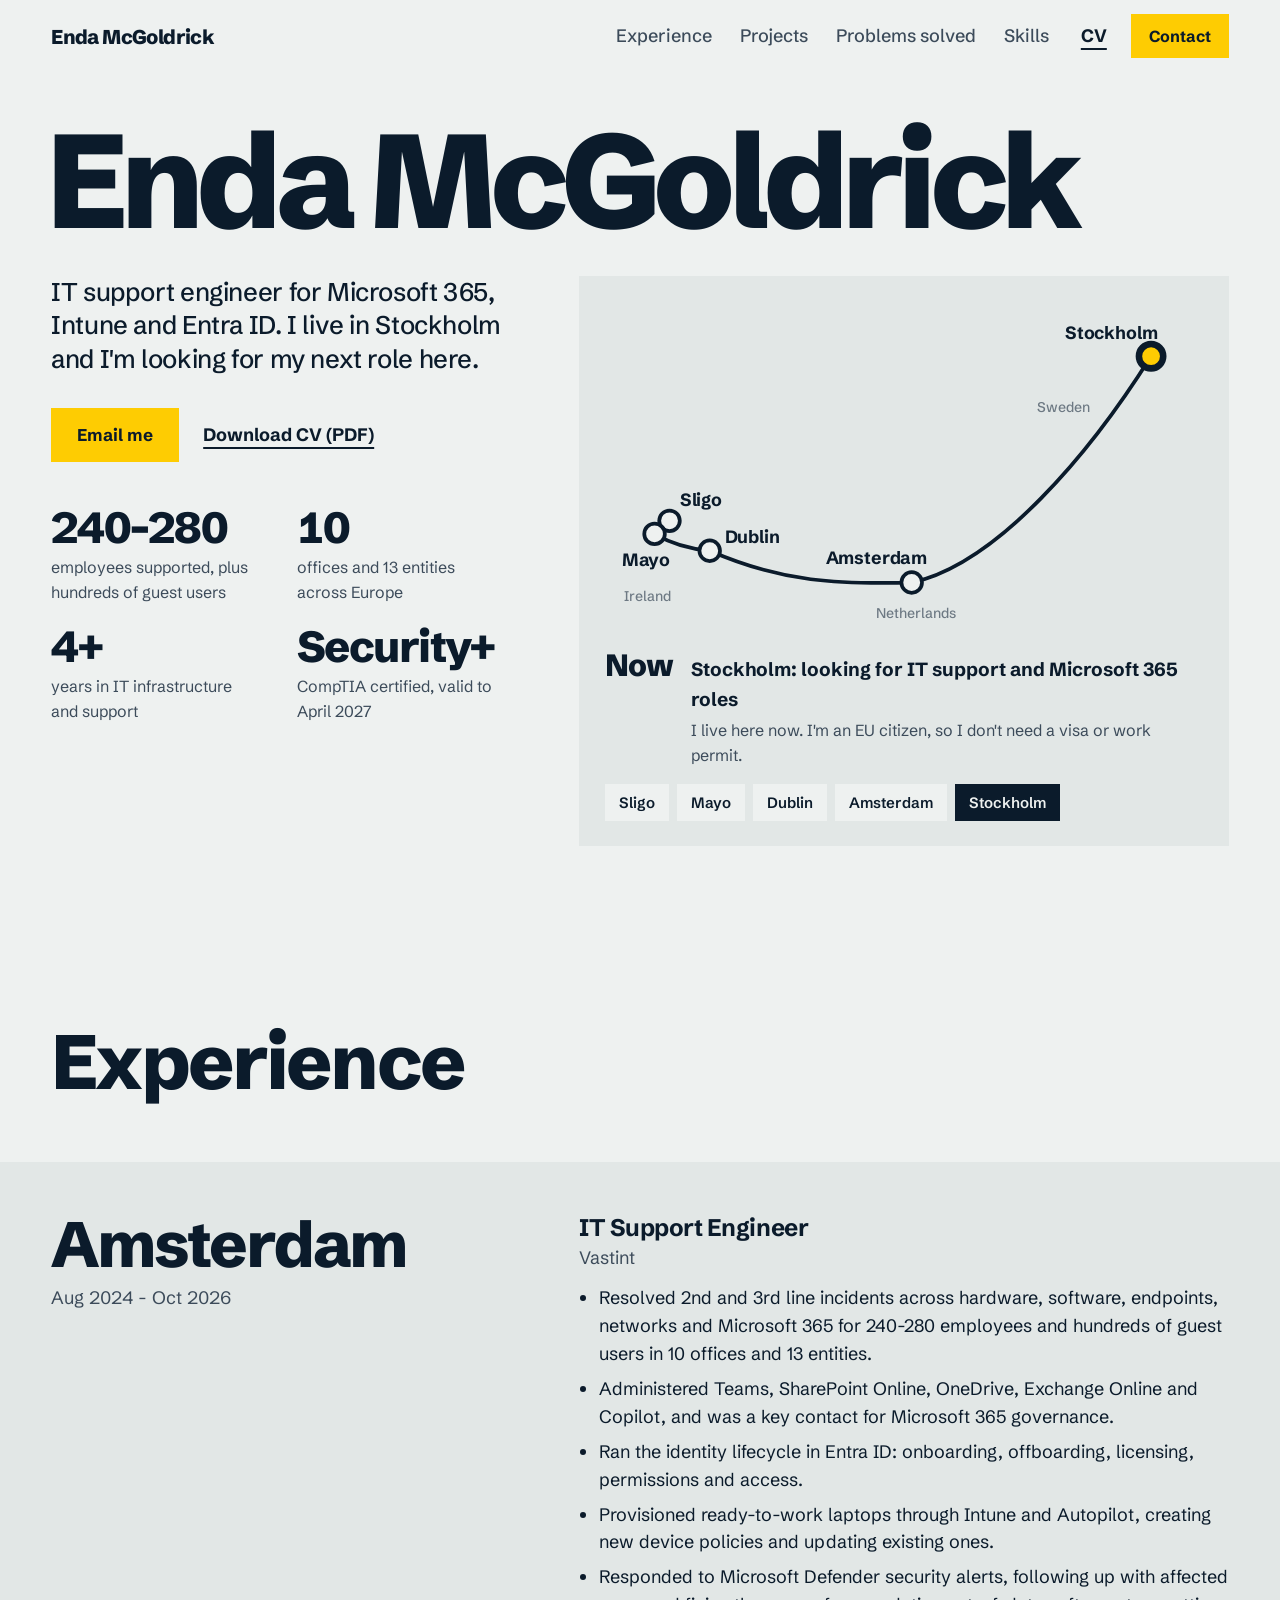
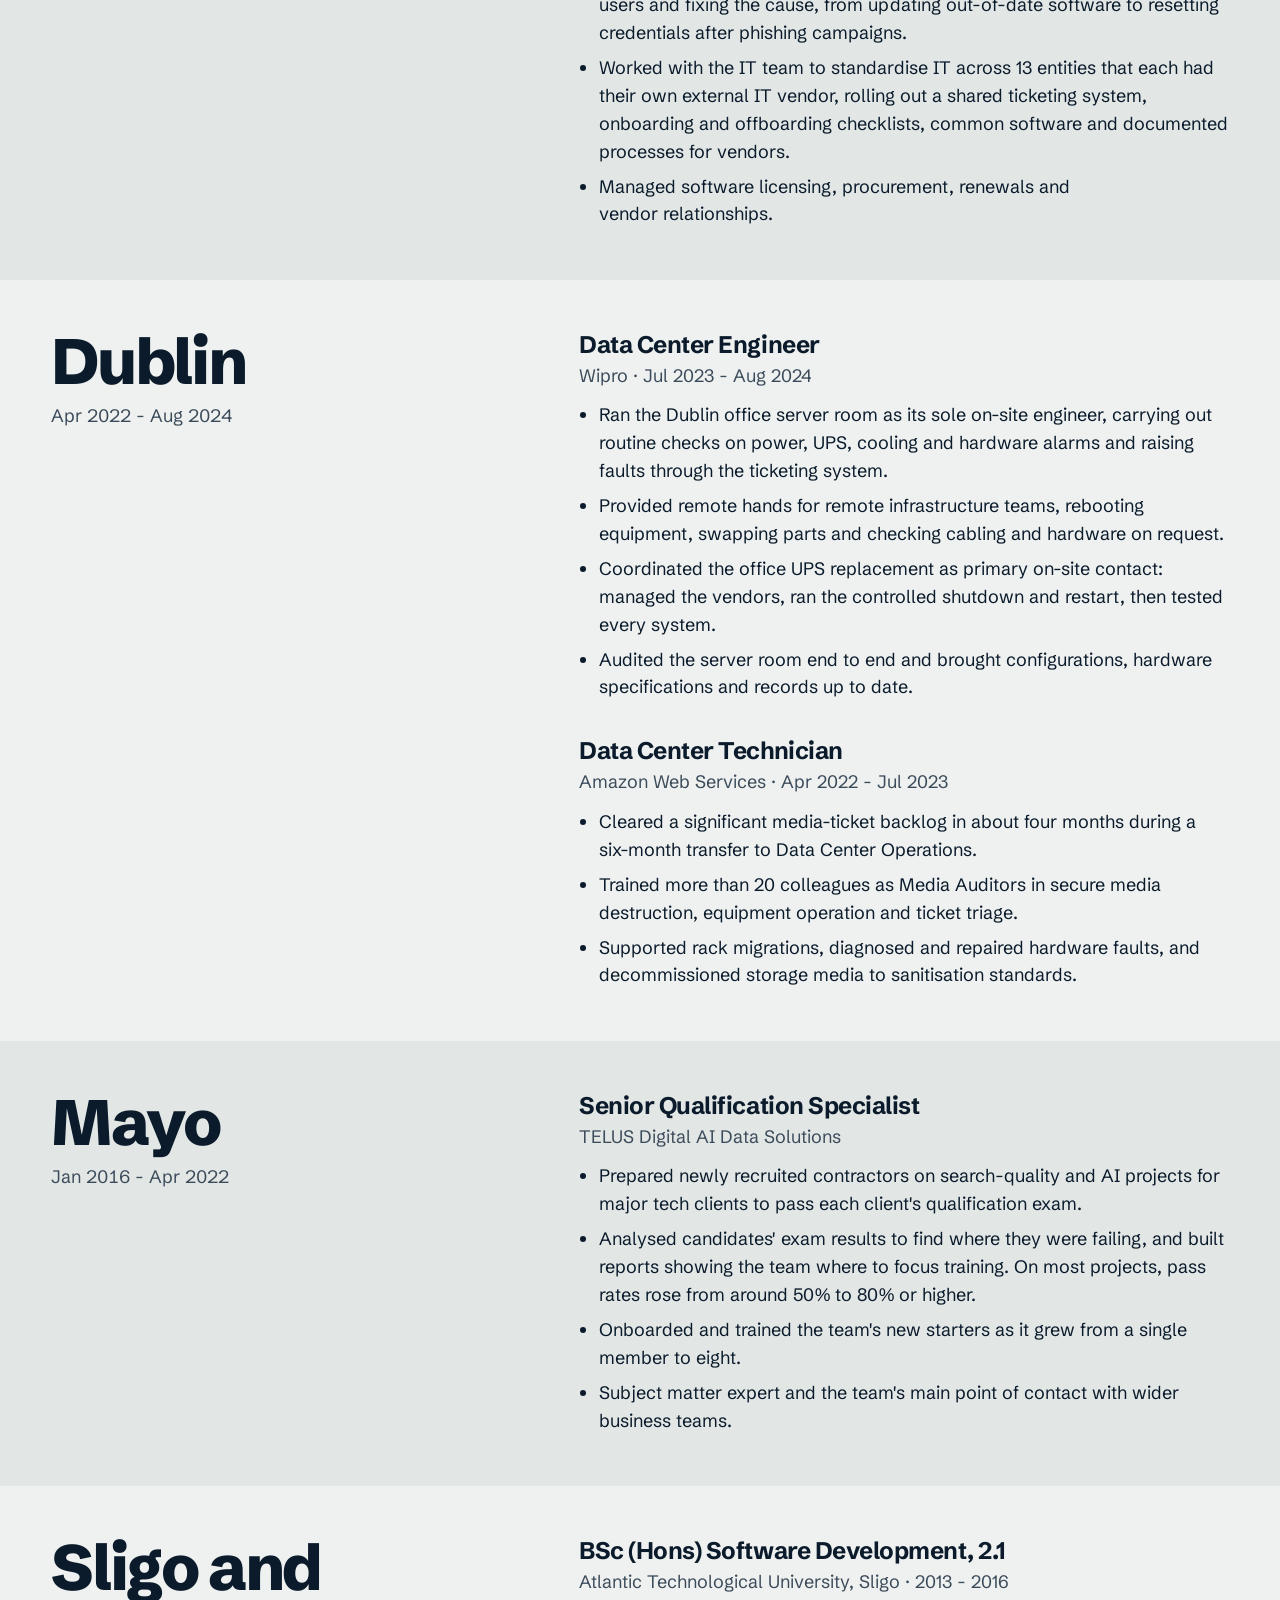
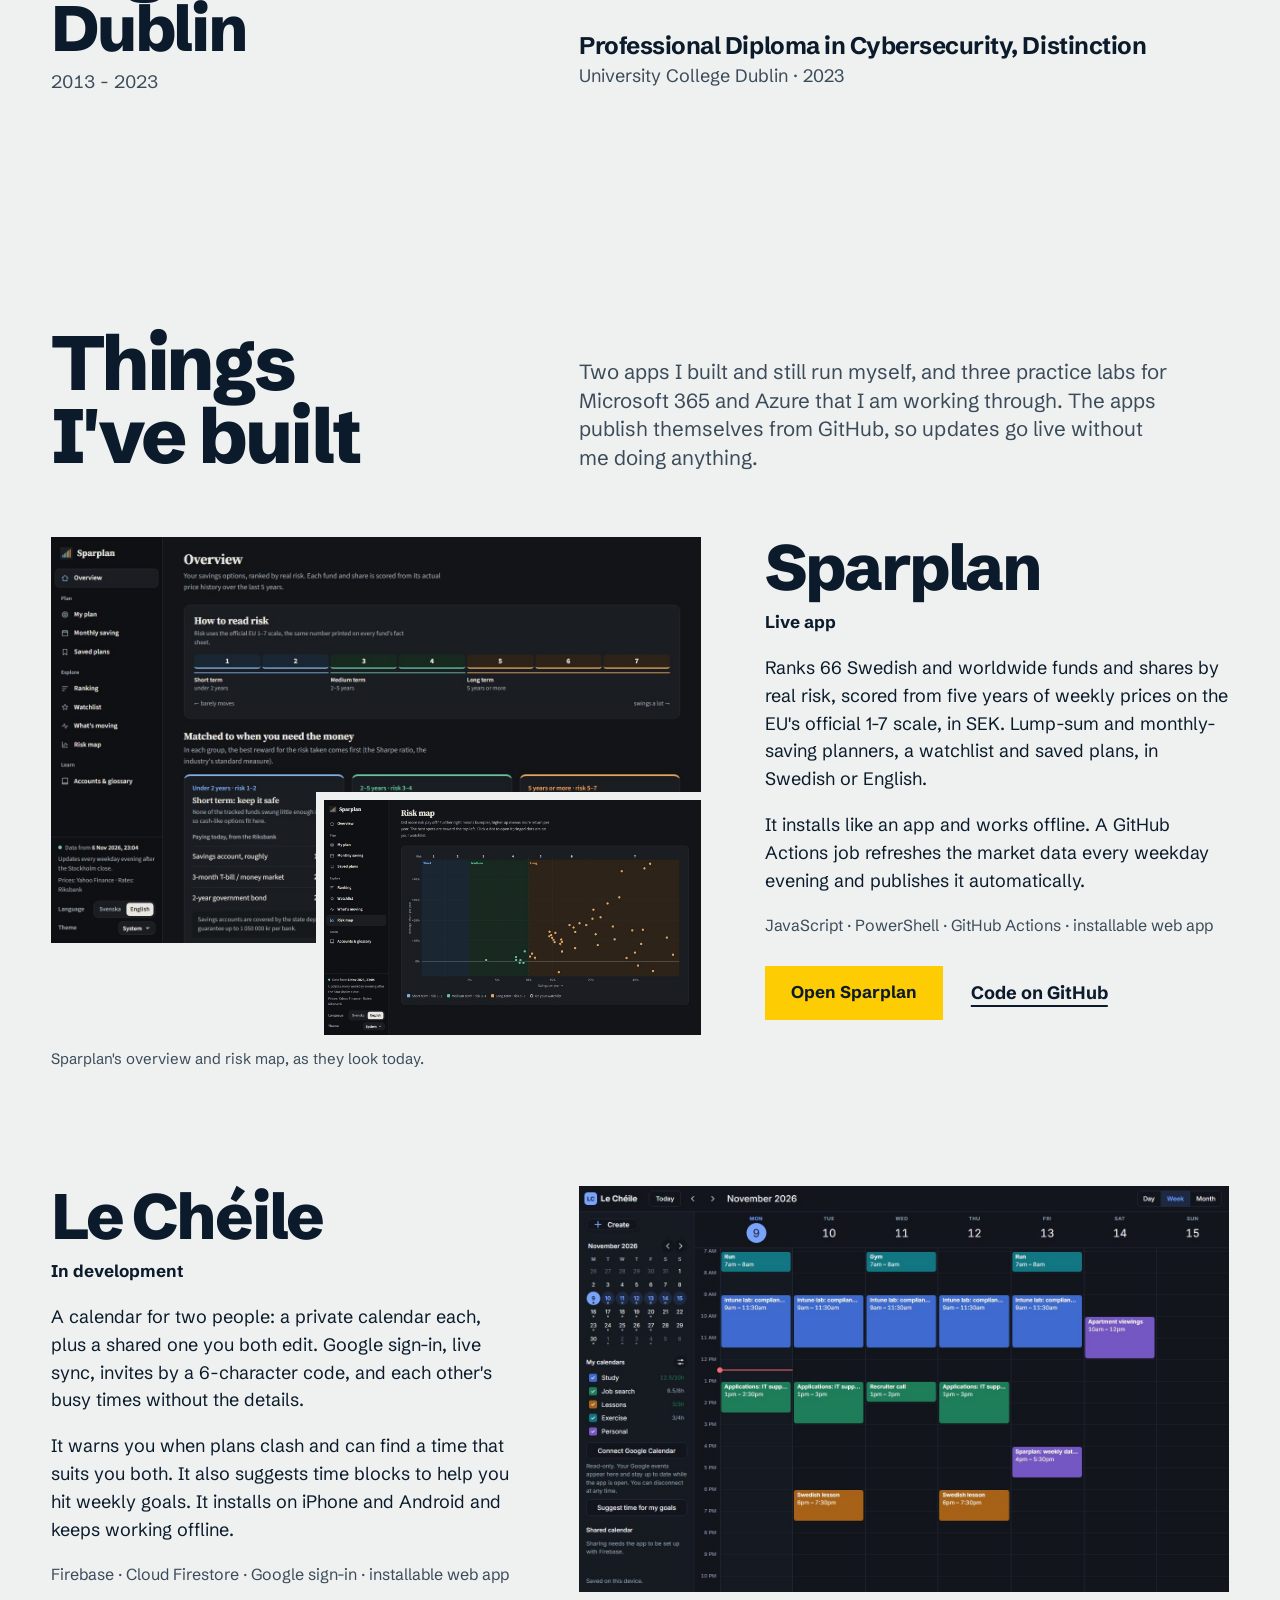
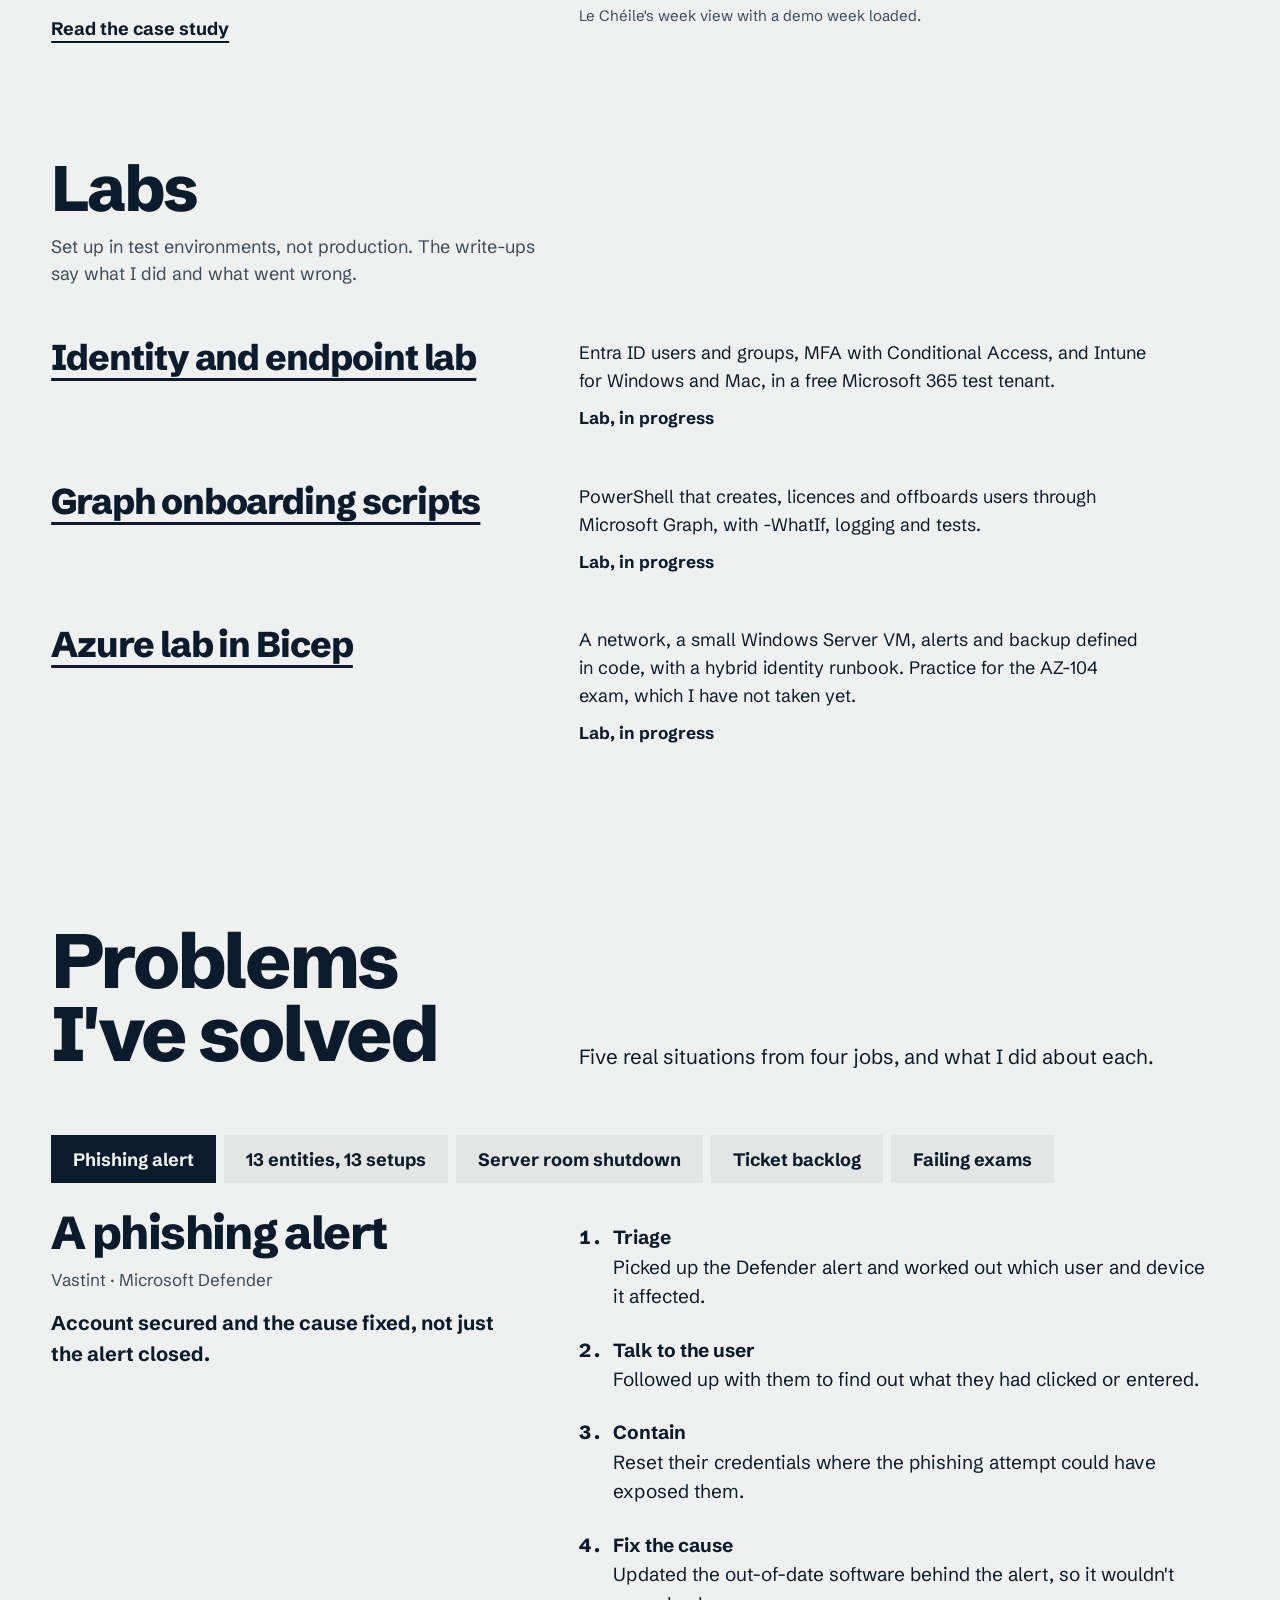
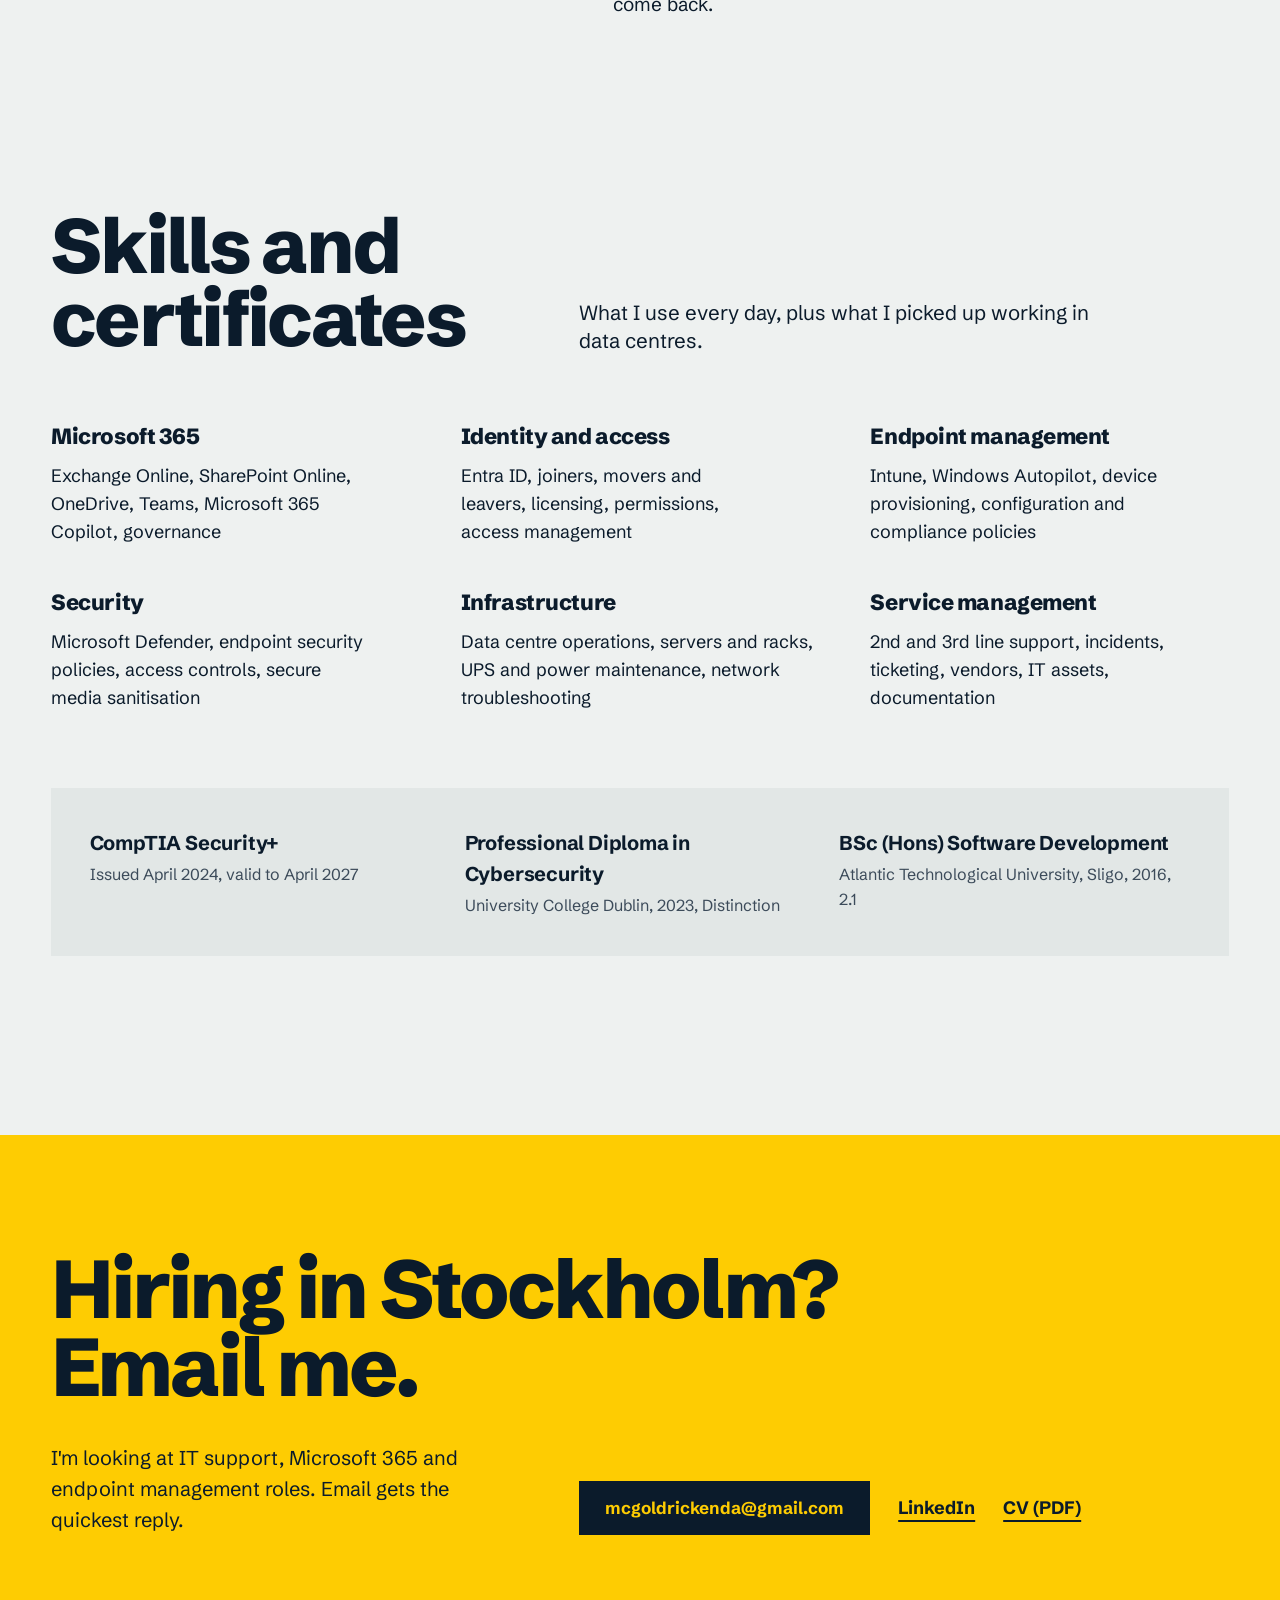
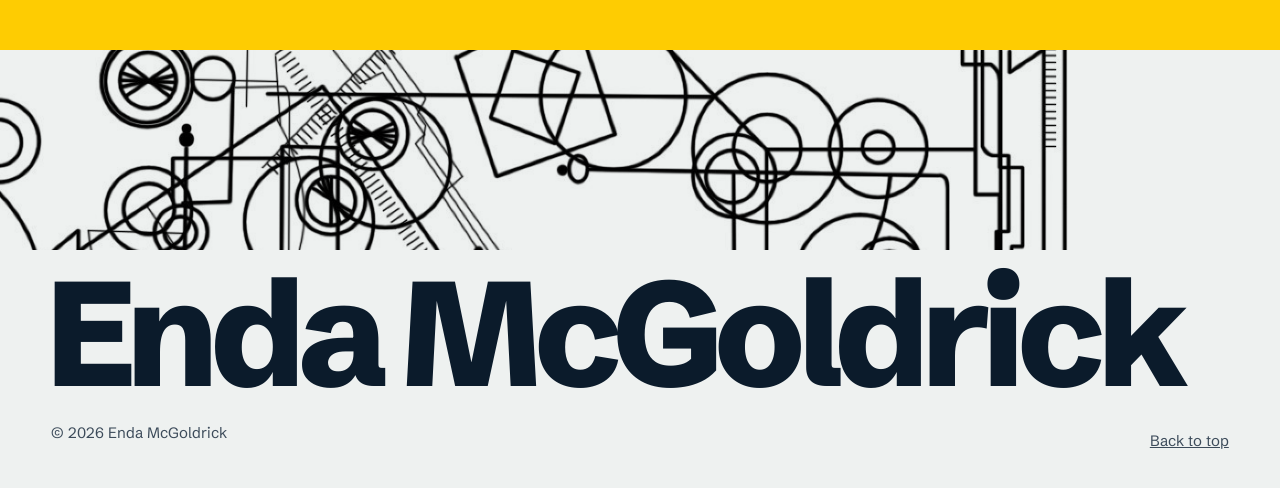
<file: index.html>
<!doctype html>
<html lang="en-IE">
<head>
<meta charset="utf-8">
<meta name="viewport" content="width=device-width, initial-scale=1">
<title>Enda McGoldrick · IT Support Engineer</title>
<meta name="description" content="Enda McGoldrick, IT support engineer for Microsoft 365, Intune and Entra ID. Based in Stockholm and open to new roles.">
<meta property="og:type" content="website">
<meta property="og:title" content="Enda McGoldrick · IT Support Engineer">
<meta property="og:description" content="Microsoft 365, Intune and Entra ID. Based in Stockholm and open to new roles.">
<meta property="og:url" content="https://endamcgoldrick.github.io/">
<meta property="og:image" content="https://endamcgoldrick.github.io/img/og.jpg">
<meta property="og:image:width" content="1200">
<meta property="og:image:height" content="630">
<meta name="twitter:card" content="summary_large_image">
<link rel="canonical" href="https://endamcgoldrick.github.io/">
<script type="application/ld+json">{"@context":"https://schema.org","@type":"Person","name":"Enda McGoldrick","jobTitle":"IT Support Engineer","url":"https://endamcgoldrick.github.io/","email":"mailto:mcgoldrickenda@gmail.com","sameAs":["https://www.linkedin.com/in/enda-mcgoldrick","https://github.com/endamcgoldrick"],"knowsAbout":["Microsoft 365","Microsoft Intune","Windows Autopilot","Microsoft Entra ID","Microsoft Defender"],"hasCredential":{"@type":"EducationalOccupationalCredential","name":"CompTIA Security+"}}</script>
<link rel="icon" href="data:image/svg+xml,%3Csvg xmlns='http://www.w3.org/2000/svg' viewBox='0 0 32 32'%3E%3Crect width='32' height='32' fill='%230b1b2b'/%3E%3Ccircle cx='16' cy='16' r='7' fill='%23fecc02'/%3E%3C/svg%3E">
<link rel="preconnect" href="https://fonts.googleapis.com">
<link rel="preconnect" href="https://fonts.gstatic.com" crossorigin>
<link href="https://fonts.googleapis.com/css2?family=Schibsted+Grotesk:wght@400;500;700;800&display=swap" rel="stylesheet">
<style>
/* Stockholm: pale cool ground, Baltic navy ink and field, flag yellow on actions and the next stop only. */
:root{
  --ground:#eef1f0; --step:#e2e7e6; --ink:#0b1b2b; --soft:#3c4b5a;
  --field:var(--ground); --on-field:var(--ink); --on-field-soft:var(--soft);
  --accent:#fecc02; --on-accent:#0b1b2b;
  --font:"Schibsted Grotesk",system-ui,-apple-system,"Segoe UI",sans-serif;
  --m:clamp(20px,4vw,56px); --gap:clamp(120px,14vw,200px);
  --ease:cubic-bezier(.2,.7,.2,1);
  color-scheme:light;
}
@media (prefers-color-scheme:dark){:root:not([data-theme="light"]){
  --ground:#0f1720; --step:#16212c; --ink:#e8edf1; --soft:#a9b6c2;
  color-scheme:dark}}
*{box-sizing:border-box}
html{scroll-behavior:smooth;scroll-padding-top:80px;-webkit-text-size-adjust:100%}
body{margin:0;background:var(--ground);color:var(--ink);font:400 18px/1.55 var(--font);-webkit-font-smoothing:antialiased;overflow-x:clip}
h1,h2,h3,p,ul,ol,dl,dd,figure{margin:0}
h1,h2,h3{font-weight:800;letter-spacing:-.035em;line-height:.95;text-wrap:balance}
p,li,dd{text-wrap:pretty}
a{color:inherit}
img{display:block;max-width:100%;height:auto}
:focus-visible{outline:3px solid var(--accent);outline-offset:3px}
::selection{background:var(--accent);color:var(--on-accent)}
.wrap{padding-inline:var(--m);max-width:1480px;margin-inline:auto}

.skip{position:absolute;left:16px;top:-80px;z-index:30;background:var(--accent);color:var(--on-accent);padding:12px 18px;font-weight:700;text-decoration:none}
.skip:focus{top:12px}
/* bar */
.bar{position:sticky;top:0;z-index:20;background:var(--ground)}
.bar .wrap{display:flex;align-items:center;gap:32px;min-height:72px}
.wordmark{font-weight:800;font-size:20px;letter-spacing:-.03em;text-decoration:none;margin-right:auto}
.bar nav{display:flex;gap:28px}
.bar nav a{text-decoration:none;font-weight:500;color:var(--soft);transition:color .2s}
.bar nav a:hover{color:var(--ink)}
.bar .cv{font-weight:700;text-decoration:underline;text-decoration-thickness:2px;text-underline-offset:6px;margin-right:-8px}
@media (max-width:820px){.bar nav{display:none}}
@media (max-width:420px){.bar .wrap{gap:18px}}

/* buttons: square, one fill */
.btn{display:inline-flex;align-items:center;min-height:54px;padding:0 26px;font-weight:700;font-size:17px;text-decoration:none;
  background:var(--accent);color:var(--on-accent);transition:transform .2s var(--ease),background-color .2s}
.btn:hover{transform:translateY(-2px)}
.btn:active{transform:translateY(1px)}
.btn.small{min-height:44px;padding:0 18px;font-size:16px}
.link{font-weight:700;text-decoration:underline;text-decoration-thickness:2px;text-underline-offset:6px;transition:text-underline-offset .2s}
.link:hover{text-underline-offset:9px}

/* hero */
.hero{padding-top:clamp(24px,4vw,56px)}
.hero h1{font-size:clamp(3.4rem,10.4vw,10.5rem);letter-spacing:-.055em;line-height:.86;margin-left:-.04em}
.hero-grid{display:grid;grid-template-columns:minmax(0,5fr) minmax(0,7fr);gap:clamp(32px,5vw,80px);margin-top:clamp(28px,3vw,44px);align-items:start}
.hero .lede{font-size:clamp(1.3rem,2vw,1.75rem);line-height:1.3;font-weight:500;letter-spacing:-.015em;max-width:30ch}
.hero .actions{display:flex;flex-wrap:wrap;gap:24px;align-items:center;margin-top:32px}
.facts{display:grid;grid-template-columns:1fr 1fr;gap:20px 28px;margin-top:44px;max-width:520px}
.facts b{display:block;font-size:clamp(2rem,3.4vw,2.9rem);font-weight:800;letter-spacing:-.04em;line-height:1;font-variant-numeric:tabular-nums}
.facts span{display:block;margin-top:6px;font-size:16px;color:var(--soft)}

/* the route map (live thing) */
.route{background:var(--step);padding:clamp(16px,2vw,28px)}
.route svg{width:100%;height:auto;display:block;overflow:visible}
.route .line{fill:none;stroke:var(--ink);stroke-width:4;stroke-linecap:round;stroke-linejoin:round}
.route .country{fill:var(--soft);font:500 15px var(--font);opacity:.7}
.stop{cursor:pointer}
.stop circle{fill:var(--ground);stroke:var(--ink);stroke-width:4;transition:r .25s var(--ease)}
.stop text{fill:var(--ink);font:700 19px var(--font);letter-spacing:-.01em}
.stop:hover circle,.stop:focus-visible circle{r:15}
.stop:focus-visible{outline:none}
.stop.on circle{fill:var(--ink)}
.stop.sthlm circle{fill:var(--accent)}
.stop.sthlm.on circle{fill:var(--accent);stroke-width:7}
.readout{display:grid;grid-template-columns:auto 1fr;gap:4px 18px;margin-top:18px;min-height:96px;align-items:baseline}
.readout .yrs{font-weight:800;font-size:clamp(1.5rem,2.4vw,2rem);letter-spacing:-.03em;white-space:nowrap;font-variant-numeric:tabular-nums}
.readout .what{font-weight:700;font-size:19px}
.readout .note{grid-column:2;color:var(--soft);font-size:16px}
.stoplist{list-style:none;padding:0;display:flex;flex-wrap:wrap;gap:8px;margin-top:16px}
.stoplist button{font:600 15px var(--font);color:var(--ink);background:var(--ground);border:0;padding:9px 14px;cursor:pointer;transition:background-color .2s,color .2s}
.stoplist button[aria-pressed="true"]{background:var(--ink);color:var(--ground)}
@media (max-width:900px){.hero-grid{grid-template-columns:1fr}}

/* sections */
section{padding-top:var(--gap)}
.head{display:grid;grid-template-columns:minmax(0,5fr) minmax(0,7fr);gap:24px clamp(32px,5vw,80px);align-items:end;margin-bottom:clamp(40px,5vw,72px)}
.head h2{font-size:clamp(2.6rem,6vw,5.6rem)}
.head p{font-size:clamp(1.15rem,1.6vw,1.4rem);line-height:1.4;max-width:46ch}
@media (max-width:900px){.head{grid-template-columns:1fr}}

/* work: one chapter per stop */
.stopwork{display:grid;grid-template-columns:minmax(0,5fr) minmax(0,7fr);gap:clamp(24px,5vw,80px);padding-block:clamp(32px,4vw,56px)}
.stopwork:nth-child(even){background:var(--step);margin-inline:calc(var(--m) * -1);padding-inline:var(--m)}
.place h3{font-size:clamp(2.4rem,5vw,4.6rem)}
.place p{margin-top:10px;font-size:18px;color:var(--soft);font-variant-numeric:tabular-nums}
.role + .role{margin-top:36px}
.role h4{margin:0;font-size:24px;letter-spacing:-.02em;line-height:1.2}
.role .co{margin-top:2px;color:var(--soft)}
.role ul{margin-top:12px;padding-left:20px}
.role li{margin-top:7px}
@media (max-width:900px){.stopwork{grid-template-columns:1fr}}

/* projects: a full field of navy */
.field{background:var(--field);color:var(--on-field);margin-top:var(--gap)}
.field section{padding-top:0}
.field .head p,.field .muted{color:var(--on-field-soft)}
.proj{display:grid;grid-template-columns:minmax(0,7fr) minmax(0,5fr);gap:clamp(28px,5vw,80px);align-items:start}
.proj + .proj{margin-top:clamp(80px,9vw,140px)}
.proj.flip{grid-template-columns:minmax(0,5fr) minmax(0,7fr)}
.proj.flip .shots{order:2}
.shots{position:relative}
.shots img{width:100%;background:#12161c}
.shots .second{width:58%;margin:-22% 0 0 auto;position:relative;outline:8px solid var(--field)}
.shots figcaption{margin-top:12px;font-size:15px;color:var(--on-field-soft)}
.proj h3{font-size:clamp(2.4rem,5vw,4.4rem)}
.proj .status{margin-top:12px;font-weight:700;font-size:17px}
.proj p{margin-top:18px}
.proj .stack{margin-top:18px;font-size:16px;color:var(--on-field-soft)}
.proj .links{display:flex;flex-wrap:wrap;gap:16px 28px;margin-top:28px;align-items:center}
@media (max-width:900px){.proj,.proj.flip{grid-template-columns:1fr}.proj.flip .shots{order:0}}

/* labs */
.labs{margin-top:clamp(80px,9vw,140px)}
.labs h3{font-size:clamp(2.4rem,5vw,4.4rem)}
.labs > p{margin-top:14px;max-width:46ch;color:var(--on-field-soft)}
.lab{display:grid;grid-template-columns:minmax(0,5fr) minmax(0,7fr);gap:12px clamp(28px,5vw,80px);align-items:start;margin-top:clamp(36px,4vw,56px)}
.lab h4{margin:0;font-size:clamp(1.6rem,2.8vw,2.4rem);font-weight:800;letter-spacing:-.03em;line-height:1.05}
.lab h4 a{text-decoration:underline;text-decoration-thickness:3px;text-underline-offset:8px;transition:text-underline-offset .2s}
.lab h4 a:hover{text-underline-offset:12px}
.lab p{max-width:52ch}
.lab .status{margin-top:10px;font-weight:700;font-size:17px}
@media (max-width:900px){.lab{grid-template-columns:1fr}}
@media (prefers-reduced-motion:reduce){.lab h4 a{transition:none}}

/* how I work */
.tabs{display:flex;flex-wrap:wrap;gap:8px;margin-bottom:28px}
.tabs button{font:700 18px var(--font);color:var(--ink);background:var(--step);border:0;min-height:48px;padding:0 22px;cursor:pointer;transition:background-color .2s,color .2s}
.tabs button[aria-selected="true"]{background:var(--ink);color:var(--ground)}
.runbook[hidden]{display:none}
.runbook{display:grid;grid-template-columns:minmax(0,5fr) minmax(0,7fr);gap:clamp(24px,5vw,80px)}
.runbook h3{font-size:clamp(2rem,3.6vw,3.2rem)}
.runbook .where{margin-top:12px;color:var(--soft);font-size:17px}
.runbook .start{margin-top:14px;font-size:18px;max-width:34ch}
.runbook .out{margin-top:14px;font-size:20px;font-weight:700}
.runbook ol{padding-left:28px;font-size:19px}
.runbook li{padding:12px 0 12px 6px}
.runbook li b{display:block}
.runbook li::marker{font-weight:800}
@media (max-width:900px){.runbook{grid-template-columns:1fr}}

/* skills */
.skills{display:grid;grid-template-columns:repeat(3,minmax(0,1fr));gap:40px clamp(28px,4vw,64px)}
.skills dt{font-weight:800;font-size:22px;letter-spacing:-.02em}
.skills dd{margin-top:8px}
.certs{margin-top:clamp(56px,6vw,88px);display:grid;grid-template-columns:repeat(3,minmax(0,1fr));gap:24px;background:var(--step);padding:clamp(24px,3vw,40px)}
.certs b{display:block;font-size:20px;letter-spacing:-.01em}
.certs span{display:block;margin-top:4px;color:var(--soft);font-size:16px}
@media (max-width:900px){.skills,.certs{grid-template-columns:1fr 1fr}}
@media (max-width:560px){.skills,.certs{grid-template-columns:1fr}}

/* contact */
.contact{margin-top:var(--gap);background:var(--accent);color:var(--on-accent);padding-block:clamp(72px,9vw,128px)}
.contact h2{font-size:clamp(2rem,6.4vw,6rem);max-width:20ch}
.contact .row{display:grid;grid-template-columns:minmax(0,5fr) minmax(0,7fr);gap:32px clamp(32px,5vw,80px);margin-top:36px;align-items:end}
.contact p{font-size:20px;max-width:40ch}
.contact .links{display:flex;flex-wrap:wrap;gap:16px 28px;align-items:center}
.contact .btn{background:var(--on-accent);color:var(--accent)}
.contact :focus-visible{outline-color:var(--on-accent)}
@media (max-width:900px){.contact .row{grid-template-columns:1fr}}

footer .art{overflow:hidden;max-height:200px}
footer .art img{width:100%;min-width:900px;mix-blend-mode:multiply}
@media (prefers-color-scheme:dark){:root:not([data-theme="light"]) footer .art img{filter:invert(1);mix-blend-mode:screen}}
footer .name{font-weight:800;font-size:clamp(2rem,11.6vw,12rem);letter-spacing:-.06em;line-height:.8;margin:24px 0 0 -.04em;white-space:nowrap}
footer .small{display:flex;justify-content:space-between;flex-wrap:wrap;gap:12px;padding-block:28px;color:var(--soft);font-size:15px}
footer .small a{display:inline-block;padding-block:8px}

/* motion: content is visible without script */
.js .rise{opacity:0;transform:translateY(24px);transition:opacity .7s var(--ease),transform .8s var(--ease);transition-delay:var(--d,0ms)}
.js .rise.in{opacity:1;transform:none}
.js .route .line{stroke-dasharray:var(--len);stroke-dashoffset:var(--len);transition:stroke-dashoffset 2.2s var(--ease) .3s}
.js .route.in .line{stroke-dashoffset:0}
.shots img{transition:transform .6s var(--ease)}
.proj:hover .shots img:first-child{transform:translateY(-6px)}
@media (prefers-reduced-motion:reduce){
  html{scroll-behavior:auto}
  .js .rise{opacity:1;transform:none;transition:none}
  .js .route .line{stroke-dasharray:none;stroke-dashoffset:0;transition:none}
  .btn,.shots img{transition:none}
}
</style>
<script>document.documentElement.classList.add('js')</script>
</head>
<body>
<a class="skip" href="#top">Skip to content</a>

<header class="bar">
  <div class="wrap">
    <a class="wordmark" href="#top">Enda McGoldrick</a>
    <nav aria-label="Sections">
      <a href="#work">Experience</a>
      <a href="#projects">Projects</a>
      <a href="#how">Problems solved</a>
      <a href="#skills">Skills</a>
    </nav>
    <a class="cv" href="Enda-McGoldrick-CV.pdf" target="_blank" rel="noopener">CV</a>
    <a class="btn small" href="#contact">Contact</a>
  </div>
</header>

<main id="top">
  <div class="hero wrap">
    <h1 class="rise">Enda McGoldrick</h1>
    <div class="hero-grid">
      <div>
        <p class="lede rise">IT support engineer for Microsoft 365, Intune and Entra ID. I live in Stockholm and I'm looking for my next role here.</p>
        <div class="actions rise">
          <a class="btn" href="mailto:mcgoldrickenda@gmail.com?subject=Role%20enquiry">Email me</a>
          <a class="link" href="Enda-McGoldrick-CV.pdf" target="_blank" rel="noopener">Download CV (PDF)</a>
        </div>
        <dl class="facts rise">
          <div><dt><b>240-280</b></dt><dd><span>employees supported, plus hundreds of guest users</span></dd></div>
          <div><dt><b>10</b></dt><dd><span>offices and 13 entities across Europe</span></dd></div>
          <div><dt><b>4+</b></dt><dd><span>years in IT infrastructure and support</span></dd></div>
          <div><dt><b>Security+</b></dt><dd><span>CompTIA certified, valid to April 2027</span></dd></div>
        </dl>
      </div>

      <figure class="route rise" aria-labelledby="routeCap">
        <svg viewBox="0 0 640 345" role="img" aria-label="Map of the route from Sligo and Mayo to Dublin, Amsterdam and Stockholm">
          <text class="country" x="20" y="320">Ireland</text>
          <text class="country" x="290" y="338">Netherlands</text>
          <text class="country" x="462" y="118">Sweden</text>
          <path class="line" d="M69 234 C 58 240, 53 246, 53 248 C 70 258, 88 264, 112 266 C 190 300, 250 302, 328 300 C 420 280, 520 160, 584 58"/>
          <g class="stop" data-i="0" tabindex="0" role="button" aria-label="Sligo"><circle cx="69" cy="234" r="11"/><text x="80" y="218">Sligo</text></g>
          <g class="stop" data-i="1" tabindex="0" role="button" aria-label="Mayo"><circle cx="53" cy="248" r="11"/><text x="18" y="282">Mayo</text></g>
          <g class="stop" data-i="2" tabindex="0" role="button" aria-label="Dublin"><circle cx="112" cy="266" r="11"/><text x="128" y="258">Dublin</text></g>
          <g class="stop" data-i="3" tabindex="0" role="button" aria-label="Amsterdam"><circle cx="328" cy="300" r="11"/><text x="236" y="280">Amsterdam</text></g>
          <g class="stop sthlm" data-i="4" tabindex="0" role="button" aria-label="Stockholm"><circle cx="584" cy="58" r="13"/><text x="492" y="40">Stockholm</text></g>
        </svg>
        <div class="readout" id="readout" aria-live="polite">
          <span class="yrs">Now</span><span class="what">Stockholm: looking for IT support and Microsoft 365 roles</span>
          <span class="note">I live here now. I'm an EU citizen, so I don't need a visa or work permit.</span>
        </div>
        <figcaption id="routeCap" class="stoplist-wrap">
          <ul class="stoplist" aria-label="Choose a stop">
            <li><button type="button" data-i="0" aria-pressed="false">Sligo</button></li>
            <li><button type="button" data-i="1" aria-pressed="false">Mayo</button></li>
            <li><button type="button" data-i="2" aria-pressed="false">Dublin</button></li>
            <li><button type="button" data-i="3" aria-pressed="false">Amsterdam</button></li>
            <li><button type="button" data-i="4" aria-pressed="true">Stockholm</button></li>
          </ul>
        </figcaption>
      </figure>
    </div>
  </div>

  <section id="work" class="wrap" aria-labelledby="work-h">
    <div class="head">
      <h2 id="work-h" class="rise">Experience</h2>    </div>

    <div class="stopwork rise">
      <div class="place"><h3>Amsterdam</h3><p>Aug 2024 - Oct 2026</p></div>
      <div>
        <div class="role">
          <h4>IT Support Engineer</h4>
          <p class="co">Vastint</p>
          <ul>
            <li>Resolved 2nd and 3rd line incidents across hardware, software, endpoints, networks and Microsoft 365 for 240-280 employees and hundreds of guest users in 10 offices and 13 entities.</li>
            <li>Administered Teams, SharePoint Online, OneDrive, Exchange Online and Copilot, and was a key contact for Microsoft 365 governance.</li>
            <li>Ran the identity lifecycle in Entra ID: onboarding, offboarding, licensing, permissions and access.</li>
            <li>Provisioned ready-to-work laptops through Intune and Autopilot, creating new device policies and updating existing ones.</li>
            <li>Responded to Microsoft Defender security alerts, following up with affected users and fixing the cause, from updating out-of-date software to resetting credentials after phishing campaigns.</li>
            <li>Worked with the IT team to standardise IT across 13 entities that each had their own external IT vendor, rolling out a shared ticketing system, onboarding and offboarding checklists, common software and documented processes for vendors.</li>
            <li>Managed software licensing, procurement, renewals and vendor relationships.</li>
          </ul>
        </div>
      </div>
    </div>

    <div class="stopwork rise">
      <div class="place"><h3>Dublin</h3><p>Apr 2022 - Aug 2024</p></div>
      <div>
        <div class="role">
          <h4>Data Center Engineer</h4>
          <p class="co">Wipro · Jul 2023 - Aug 2024</p>
          <ul>
            <li>Ran the Dublin office server room as its sole on-site engineer, carrying out routine checks on power, UPS, cooling and hardware alarms and raising faults through the ticketing system.</li>
            <li>Provided remote hands for remote infrastructure teams, rebooting equipment, swapping parts and checking cabling and hardware on request.</li>
            <li>Coordinated the office UPS replacement as primary on-site contact: managed the vendors, ran the controlled shutdown and restart, then tested every system.</li>
            <li>Audited the server room end to end and brought configurations, hardware specifications and records up to date.</li>
          </ul>
        </div>
        <div class="role">
          <h4>Data Center Technician</h4>
          <p class="co">Amazon Web Services · Apr 2022 - Jul 2023</p>
          <ul>
            <li>Cleared a significant media-ticket backlog in about four months during a six-month transfer to Data Center Operations.</li>
            <li>Trained more than 20 colleagues as Media Auditors in secure media destruction, equipment operation and ticket triage.</li>
            <li>Supported rack migrations, diagnosed and repaired hardware faults, and decommissioned storage media to sanitisation standards.</li>
          </ul>
        </div>
      </div>
    </div>

    <div class="stopwork rise">
      <div class="place"><h3>Mayo</h3><p>Jan 2016 - Apr 2022</p></div>
      <div>
        <div class="role">
          <h4>Senior Qualification Specialist</h4>
          <p class="co">TELUS Digital AI Data Solutions</p>
          <ul>
            <li>Prepared newly recruited contractors on search-quality and AI projects for major tech clients to pass each client's qualification exam.</li>
            <li>Analysed candidates' exam results to find where they were failing, and built reports showing the team where to focus training. On most projects, pass rates rose from around 50% to 80% or higher.</li>
            <li>Onboarded and trained the team's new starters as it grew from a single member to eight.</li>
            <li>Subject matter expert and the team's main point of contact with wider business teams.</li>
          </ul>
        </div>
      </div>
    </div>

    <div class="stopwork rise">
      <div class="place"><h3>Sligo and Dublin</h3><p>2013 - 2023</p></div>
      <div>
        <div class="role">
          <h4>BSc (Hons) Software Development, 2.1</h4>
          <p class="co">Atlantic Technological University, Sligo · 2013 - 2016</p>
        </div>
        <div class="role">
          <h4>Professional Diploma in Cybersecurity, Distinction</h4>
          <p class="co">University College Dublin · 2023</p>
        </div>
      </div>
    </div>
  </section>

  <div class="field">
    <section id="projects" class="wrap" aria-labelledby="proj-h">
      <div class="head">
        <h2 id="proj-h" class="rise">Things I've built</h2>
        <p class="rise">Two apps I built and still run myself, and three practice labs for Microsoft 365 and Azure that I am working through. The apps publish themselves from GitHub, so updates go live without me doing anything.</p>
      </div>

      <article class="proj">
        <figure class="shots rise">
          <img src="img/sparplan.jpg" width="1440" height="900" alt="Sparplan overview: the EU 1-7 risk scale and funds grouped by when you need the money" loading="lazy">
          <img class="second" src="img/sparplan-map.jpg" width="1440" height="900" alt="Sparplan risk map: yearly swings plotted against average return for every tracked fund and share" loading="lazy">
          <figcaption>Sparplan's overview and risk map, as they look today.</figcaption>
        </figure>
        <div>
          <h3 class="rise">Sparplan</h3>
          <p class="status rise">Live app</p>
          <p class="rise">Ranks 66 Swedish and worldwide funds and shares by real risk, scored from five years of weekly prices on the EU's official 1-7 scale, in SEK. Lump-sum and monthly-saving planners, a watchlist and saved plans, in Swedish or English.</p>
          <p class="rise">It installs like an app and works offline. A GitHub Actions job refreshes the market data every weekday evening and publishes it automatically.</p>
          <p class="stack rise">JavaScript · PowerShell · GitHub Actions · installable web app</p>
          <div class="links rise">
            <a class="btn" href="https://endamcgoldrick.github.io/sparplan/" target="_blank" rel="noopener">Open Sparplan</a>
            <a class="link" href="https://github.com/endamcgoldrick/sparplan" target="_blank" rel="noopener">Code on GitHub</a>
          </div>
        </div>
      </article>

      <article class="proj flip">
        <figure class="shots rise">
          <img src="img/lecheile.jpg" width="1440" height="900" alt="Le Chéile week view with colour-coded calendars and weekly hour goals in the sidebar" loading="lazy">
          <figcaption>Le Chéile's week view with a demo week loaded.</figcaption>
        </figure>
        <div>
          <h3 class="rise">Le Chéile</h3>
          <p class="status rise">In development</p>
          <p class="rise">A calendar for two people: a private calendar each, plus a shared one you both edit. Google sign-in, live sync, invites by a 6-character code, and each other's busy times without the details.</p>
          <p class="rise">It warns you when plans clash and can find a time that suits you both. It also suggests time blocks to help you hit weekly goals. It installs on iPhone and Android and keeps working offline.</p>
          <p class="stack rise">Firebase · Cloud Firestore · Google sign-in · installable web app</p>
          <div class="links rise">
            <a class="link" href="projects/le-cheile.html">Read the case study</a>
          </div>
        </div>
      </article>

      <div class="labs">
        <h3 class="rise">Labs</h3>
        <p class="rise">Set up in test environments, not production. The write-ups say what I did and what went wrong.</p>
        <article class="lab rise">
          <h4><a href="projects/identity-endpoint-lab.html">Identity and endpoint lab</a></h4>
          <div><p>Entra ID users and groups, MFA with Conditional Access, and Intune for Windows and Mac, in a free Microsoft 365 test tenant.</p><p class="status">Lab, in progress</p></div>
        </article>
        <article class="lab rise">
          <h4><a href="projects/graph-onboarding.html">Graph onboarding scripts</a></h4>
          <div><p>PowerShell that creates, licences and offboards users through Microsoft Graph, with -WhatIf, logging and tests.</p><p class="status">Lab, in progress</p></div>
        </article>
        <article class="lab rise">
          <h4><a href="projects/azure-lab.html">Azure lab in Bicep</a></h4>
          <div><p>A network, a small Windows Server VM, alerts and backup defined in code, with a hybrid identity runbook. Practice for the AZ-104 exam, which I have not taken yet.</p><p class="status">Lab, in progress</p></div>
        </article>
      </div>
    </section>
  </div>

  <section id="how" class="wrap" aria-labelledby="how-h">
    <div class="head">
      <h2 id="how-h" class="rise">Problems I've solved</h2>
      <p class="rise">Five real situations from four jobs, and what I did about each.</p>
    </div>
    <div class="tabs rise" role="tablist" aria-label="Choose a problem">
      <button role="tab" id="t0" aria-controls="p0" aria-selected="true">Phishing alert</button>
      <button role="tab" id="t1" aria-controls="p1" aria-selected="false" tabindex="-1">13 entities, 13 setups</button>
      <button role="tab" id="t2" aria-controls="p2" aria-selected="false" tabindex="-1">Server room shutdown</button>
      <button role="tab" id="t3" aria-controls="p3" aria-selected="false" tabindex="-1">Ticket backlog</button>
      <button role="tab" id="t4" aria-controls="p4" aria-selected="false" tabindex="-1">Failing exams</button>
    </div>
    <div class="runbook rise" id="p0" role="tabpanel" aria-labelledby="t0">
      <div><h3>A phishing alert</h3><p class="where">Vastint · Microsoft Defender</p><p class="out">Account secured and the cause fixed, not just the alert closed.</p></div>
      <ol>
        <li><b>Triage</b>Picked up the Defender alert and worked out which user and device it affected.</li>
        <li><b>Talk to the user</b>Followed up with them to find out what they had clicked or entered.</li>
        <li><b>Contain</b>Reset their credentials where the phishing attempt could have exposed them.</li>
        <li><b>Fix the cause</b>Updated the out-of-date software behind the alert, so it wouldn't come back.</li>
      </ol>
    </div>
    <div class="runbook" id="p1" role="tabpanel" aria-labelledby="t1" hidden>
      <div><h3>13 entities, 13 different setups</h3><p class="where">Vastint · with the IT team</p><p class="start">Every entity had its own external IT vendor, no ticketing system, its own software and no onboarding checklists.</p><p class="out">Support that runs the same way in every office.</p></div>
      <ol>
        <li><b>Ticketing</b>Rolled out a shared ticketing system, so every request is logged and tracked in one place.</li>
        <li><b>Checklists</b>Brought in onboarding and offboarding checklists, so joiners and leavers are handled the same way everywhere.</li>
        <li><b>Software</b>Moved the offices onto common software instead of a different tool in each.</li>
        <li><b>Vendors</b>Documented the processes the external vendors follow.</li>
      </ol>
    </div>
    <div class="runbook" id="p2" role="tabpanel" aria-labelledby="t2" hidden>
      <div><h3>Powering down a live server room</h3><p class="where">Wipro · office UPS replacement</p><p class="out">Every system tested and back up after the work.</p></div>
      <ol>
        <li><b>Plan</b>Joined the technical bridge calls as the office's primary on-site contact, alongside the electrical and infrastructure vendors.</li>
        <li><b>Access</b>Managed the vendors' access to the server room.</li>
        <li><b>Shut down</b>Ran the controlled shutdown of the IT equipment.</li>
        <li><b>Restart and test</b>Brought everything back up and tested every system before signing off.</li>
      </ol>
    </div>
    <div class="runbook" id="p3" role="tabpanel" aria-labelledby="t3" hidden>
      <div><h3>A backlog of media tickets</h3><p class="where">Amazon Web Services · six-month transfer to Data Center Operations</p><p class="out">Backlog cleared in about four months.</p></div>
      <ol>
        <li><b>Step in</b>Transferred to Data Center Operations for six months to work through the backlog.</li>
        <li><b>Train</b>Trained more than 20 colleagues as Media Auditors in secure media destruction, equipment operation and ticket triage.</li>
        <li><b>Clear it</b>Worked the queue down until it was cleared, about four months in.</li>
      </ol>
    </div>
    <div class="runbook" id="p4" role="tabpanel" aria-labelledby="t4" hidden>
      <div><h3>Half the candidates failing</h3><p class="where">TELUS Digital · client qualification exams</p><p class="out">Pass rates up from around 50% to 80% or higher on most projects.</p></div>
      <ol>
        <li><b>Find the pattern</b>Analysed exam results to see which questions and topics candidates were failing on.</li>
        <li><b>Report</b>Built reports showing the team where to focus training.</li>
        <li><b>Fix the material</b>Reviewed the training materials and updated them where candidates kept falling down.</li>
      </ol>
    </div>
  </section>

  <section id="skills" class="wrap" aria-labelledby="skills-h">
    <div class="head">
      <h2 id="skills-h" class="rise">Skills and certificates</h2>
      <p class="rise">What I use every day, plus what I picked up working in data centres.</p>
    </div>
    <dl class="skills">
      <div class="rise"><dt>Microsoft 365</dt><dd>Exchange Online, SharePoint Online, OneDrive, Teams, Microsoft 365 Copilot, governance</dd></div>
      <div class="rise"><dt>Identity and access</dt><dd>Entra ID, joiners, movers and leavers, licensing, permissions, access management</dd></div>
      <div class="rise"><dt>Endpoint management</dt><dd>Intune, Windows Autopilot, device provisioning, configuration and compliance policies</dd></div>
      <div class="rise"><dt>Security</dt><dd>Microsoft Defender, endpoint security policies, access controls, secure media sanitisation</dd></div>
      <div class="rise"><dt>Infrastructure</dt><dd>Data centre operations, servers and racks, UPS and power maintenance, network troubleshooting</dd></div>
      <div class="rise"><dt>Service management</dt><dd>2nd and 3rd line support, incidents, ticketing, vendors, IT assets, documentation</dd></div>
    </dl>
    <div class="certs rise">
      <div><b>CompTIA Security+</b><span>Issued April 2024, valid to April 2027</span></div>
      <div><b>Professional Diploma in Cybersecurity</b><span>University College Dublin, 2023, Distinction</span></div>
      <div><b>BSc (Hons) Software Development</b><span>Atlantic Technological University, Sligo, 2016, 2.1</span></div>
    </div>
  </section>

  <div class="contact" id="contact">
    <div class="wrap">
      <h2 class="rise">Hiring in Stockholm? Email me.</h2>
      <div class="row rise">
        <p>I'm looking at IT support, Microsoft 365 and endpoint management roles. Email gets the quickest reply.</p>
        <div class="links">
          <a class="btn" href="mailto:mcgoldrickenda@gmail.com?subject=Role%20enquiry">mcgoldrickenda@gmail.com</a>
          <a class="link" href="https://www.linkedin.com/in/enda-mcgoldrick" rel="noopener">LinkedIn</a>
          <a class="link" href="Enda-McGoldrick-CV.pdf" target="_blank" rel="noopener">CV (PDF)</a>
        </div>
      </div>
    </div>
  </div>
</main>

<footer>
  <div class="art" aria-hidden="true"><img src="img/linework.png" width="1400" height="350" alt="" loading="lazy"></div>
  <div class="wrap">
    <p class="name" aria-hidden="true">Enda McGoldrick</p>
    <div class="small"><span>© 2026 Enda McGoldrick</span><a href="#top">Back to top</a></div>
  </div>
</footer>

<script>
(function(){
  var reduce=matchMedia('(prefers-reduced-motion: reduce)').matches;
  /* route: each stop shows what happened there */
  var stops=[
    ['2013 - 2016','Sligo: BSc (Hons) Software Development','Atlantic Technological University, 2.1.'],
    ['2016 - 2022','Mayo: Senior Qualification Specialist, TELUS Digital','First and most senior member of the team; trained every new starter.'],
    ['2022 - 2024','Dublin: data centres at AWS and Wipro','Cleared an AWS media-ticket backlog, then ran the office UPS replacement at Wipro. UCD cybersecurity diploma, Distinction.'],
    ['2024 - 2026','Amsterdam: IT Support Engineer, Vastint','Microsoft 365, Intune and Entra ID for 240-280 people in 10 offices across Europe.'],
    ['Now','Stockholm: looking for IT support and Microsoft 365 roles','I live here now. I\'m an EU citizen, so I don\'t need a visa or work permit.']
  ];
  var out=document.getElementById('readout'), dots=[].slice.call(document.querySelectorAll('.stop')), btns=[].slice.call(document.querySelectorAll('.stoplist button'));
  function show(i){
    var s=stops[i];
    out.innerHTML='<span class="yrs"></span><span class="what"></span><span class="note"></span>';
    out.children[0].textContent=s[0]; out.children[1].textContent=s[1]; out.children[2].textContent=s[2];
    dots.forEach(function(d){d.classList.toggle('on',+d.dataset.i===i);});
    btns.forEach(function(b){b.setAttribute('aria-pressed',+b.dataset.i===i?'true':'false');});
  }
  dots.forEach(function(d){
    d.addEventListener('click',function(){show(+d.dataset.i);});
    d.addEventListener('mouseenter',function(){show(+d.dataset.i);});
    d.addEventListener('keydown',function(e){if(e.key==='Enter'||e.key===' '){e.preventDefault();show(+d.dataset.i);}});
  });
  btns.forEach(function(b){b.addEventListener('click',function(){show(+b.dataset.i);});});
  show(4);
  var line=document.querySelector('.route .line');
  line.style.setProperty('--len',Math.ceil(line.getTotalLength()));

  /* checklist tabs */
  var tabs=[].slice.call(document.querySelectorAll('[role="tab"]'));
  function sel(t,focus){tabs.forEach(function(b){var on=b===t,p=document.getElementById(b.getAttribute('aria-controls'));b.setAttribute('aria-selected',on);b.tabIndex=on?0:-1;p.hidden=!on;if(on)p.classList.add('in');});if(focus)t.focus();}
  tabs.forEach(function(b,i){
    b.addEventListener('click',function(){sel(b);});
    b.addEventListener('keydown',function(e){var n=e.key==='ArrowRight'?tabs[(i+1)%tabs.length]:e.key==='ArrowLeft'?tabs[(i+tabs.length-1)%tabs.length]:null;if(n){e.preventDefault();sel(n,true);}});
  });

  /* staggered entrances, once per element */
  var els=[].slice.call(document.querySelectorAll('.rise, .route'));
  if(reduce||!('IntersectionObserver' in window)){els.forEach(function(e){e.classList.add('in');});return;}
  var io=new IntersectionObserver(function(es){es.forEach(function(e){if(e.isIntersecting){e.target.classList.add('in');io.unobserve(e.target);}});},{threshold:.12,rootMargin:'0px 0px -6% 0px'});
  document.querySelectorAll('main > *, section').forEach(function(sec){sec.querySelectorAll(':scope .rise').forEach(function(n,i){n.style.setProperty('--d',Math.min(i*80,320)+'ms');});});
  els.forEach(function(e){io.observe(e);});
})();
</script>
</body>
</html>
</file>
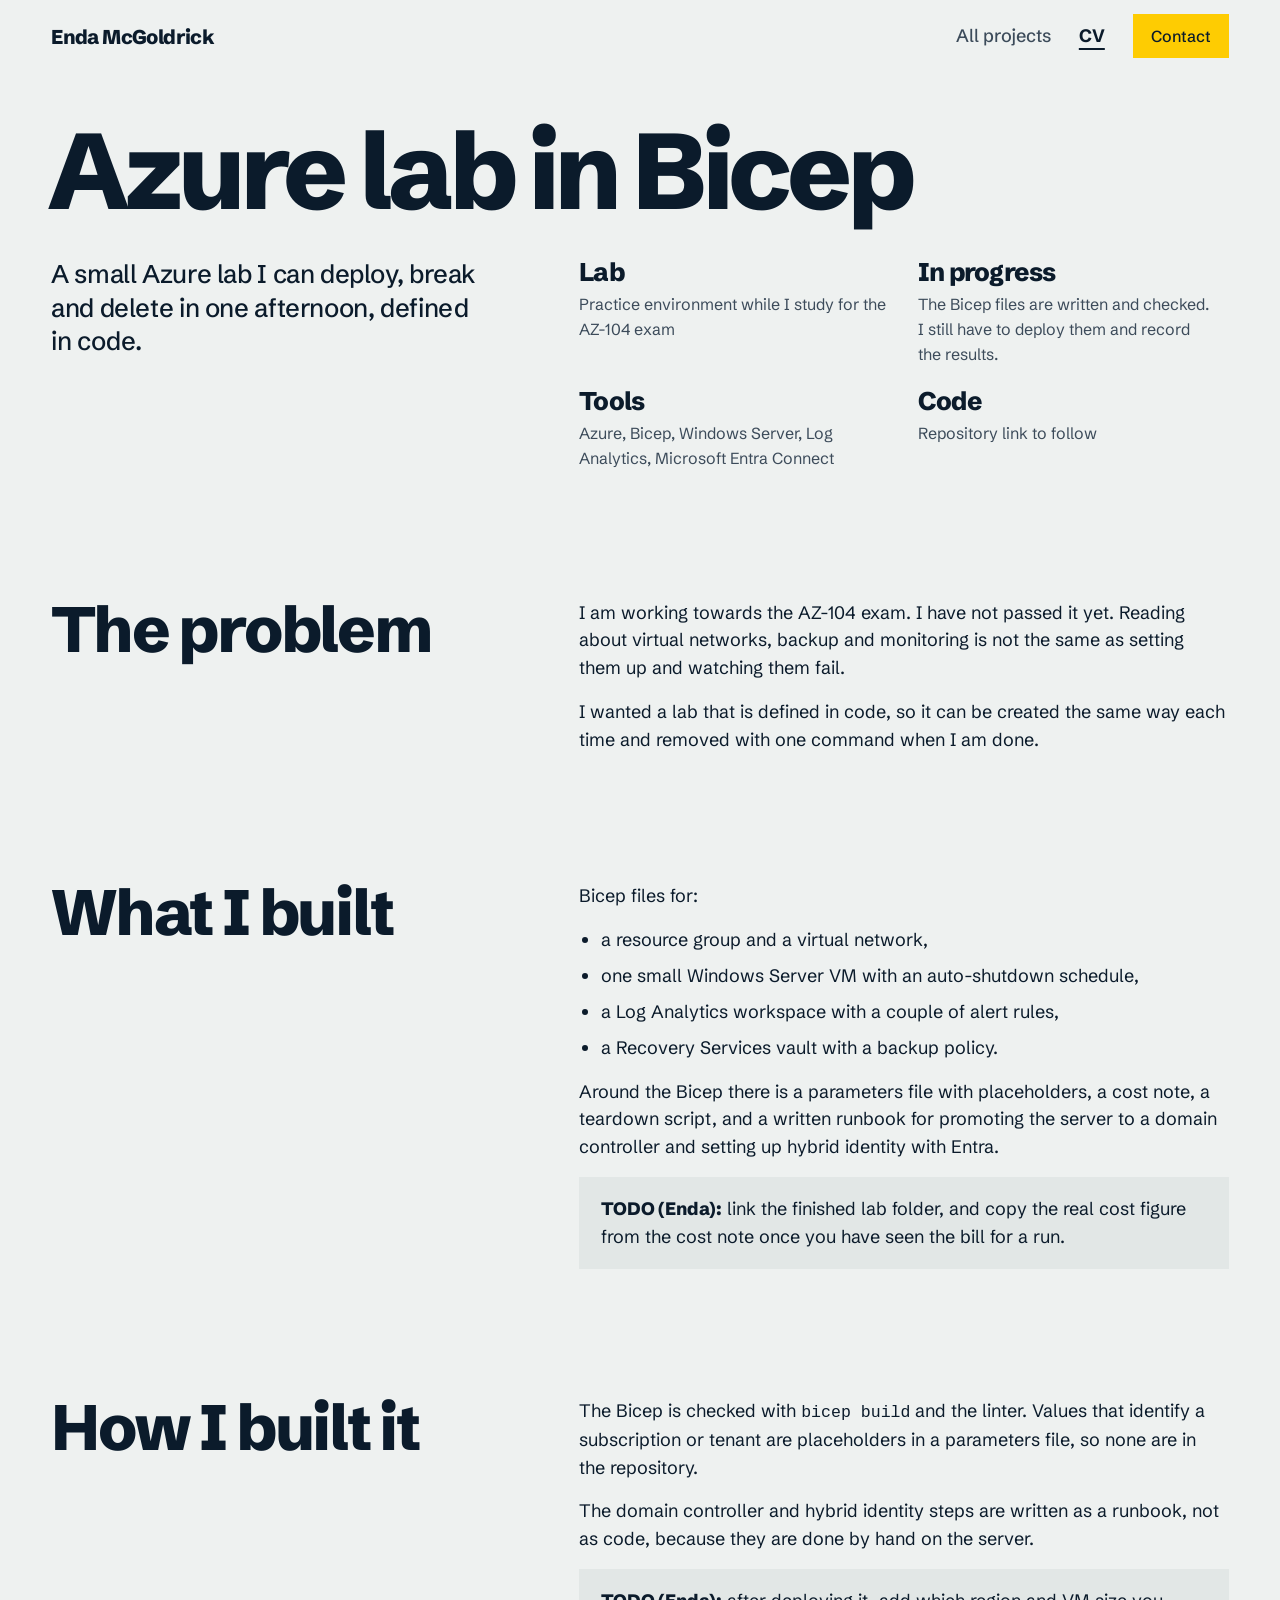
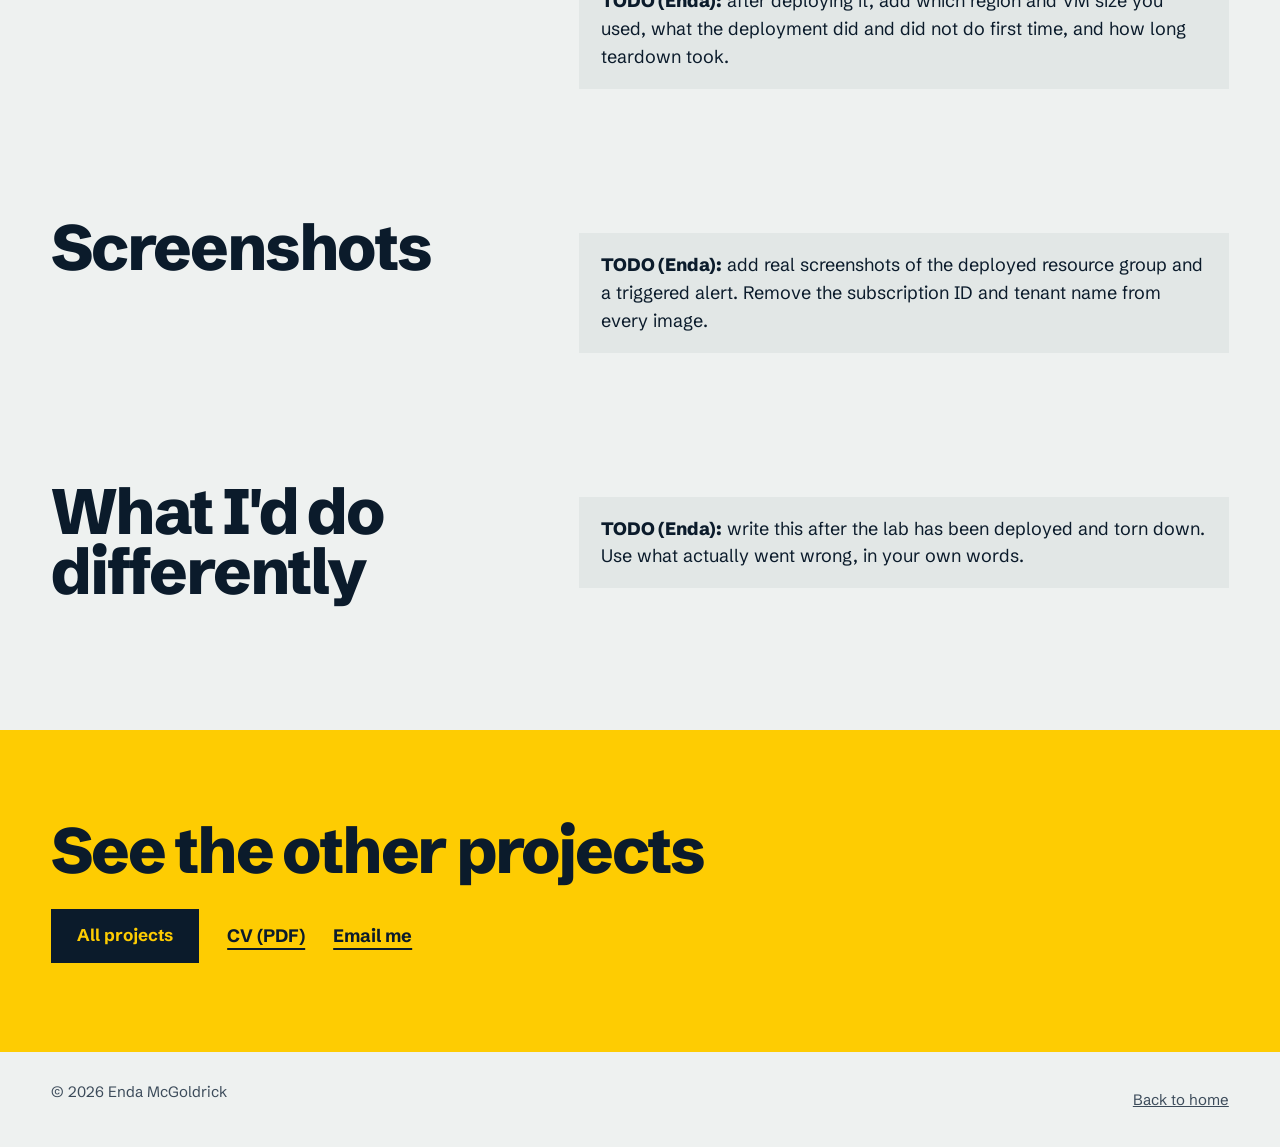
<file: projects/azure-lab.html>
<!doctype html>
<html lang="en-IE">
<head>
<meta charset="utf-8">
<meta name="viewport" content="width=device-width, initial-scale=1">
<title>Azure lab in Bicep · Enda McGoldrick</title>
<meta name="description" content="An Azure lab defined in Bicep: network, a small Windows Server VM, monitoring alerts and backup, with a teardown script and a hybrid identity runbook.">
<link rel="canonical" href="https://endamcgoldrick.github.io/projects/azure-lab.html">
<link rel="icon" href="data:image/svg+xml,%3Csvg xmlns='http://www.w3.org/2000/svg' viewBox='0 0 32 32'%3E%3Crect width='32' height='32' fill='%230b1b2b'/%3E%3Ccircle cx='16' cy='16' r='7' fill='%23fecc02'/%3E%3C/svg%3E">
<link rel="preconnect" href="https://fonts.googleapis.com">
<link rel="preconnect" href="https://fonts.gstatic.com" crossorigin>
<link href="https://fonts.googleapis.com/css2?family=Schibsted+Grotesk:wght@400;500;700;800&display=swap" rel="stylesheet">
<link rel="stylesheet" href="case.css">
</head>
<body>
<a class="skip" href="#top">Skip to content</a>
<header class="bar">
  <div class="wrap">
    <a class="wordmark" href="../">Enda McGoldrick</a>
    <nav aria-label="Site">
      <a class="opt" href="../#projects">All projects</a>
      <a class="cv" href="../Enda-McGoldrick-CV.pdf" target="_blank" rel="noopener">CV</a>
      <a class="btn small" href="../#contact">Contact</a>
    </nav>
  </div>
</header>

<main id="top">
  <div class="top wrap">
    <h1>Azure lab in Bicep</h1>
    <div class="grid">
      <p class="lede">A small Azure lab I can deploy, break and delete in one afternoon, defined in code.</p>
      <dl class="meta">
        <div><dt>Lab</dt><dd>Practice environment while I study for the AZ-104 exam</dd></div>
        <div><dt>In progress</dt><dd>The Bicep files are written and checked. I still have to deploy them and record the results.</dd></div>
        <div><dt>Tools</dt><dd>Azure, Bicep, Windows Server, Log Analytics, Microsoft Entra Connect</dd></div>
        <div><dt>Code</dt><dd>Repository link to follow</dd></div>
      </dl>
    </div>
  </div>

  <section class="wrap" aria-labelledby="problem-h">
    <div class="head">
      <h2 id="problem-h">The problem</h2>
      <div class="prose">
        <p>I am working towards the AZ-104 exam. I have not passed it yet. Reading about virtual networks, backup and monitoring is not the same as setting them up and watching them fail.</p>
        <p>I wanted a lab that is defined in code, so it can be created the same way each time and removed with one command when I am done.</p>
      </div>
    </div>
  </section>

  <section class="wrap" aria-labelledby="built-h">
    <div class="head">
      <h2 id="built-h">What I built</h2>
      <div class="prose">
        <p>Bicep files for:</p>
        <ul>
          <li>a resource group and a virtual network,</li>
          <li>one small Windows Server VM with an auto-shutdown schedule,</li>
          <li>a Log Analytics workspace with a couple of alert rules,</li>
          <li>a Recovery Services vault with a backup policy.</li>
        </ul>
        <p>Around the Bicep there is a parameters file with placeholders, a cost note, a teardown script, and a written runbook for promoting the server to a domain controller and setting up hybrid identity with Entra.</p>
        <div class="todo"><b>TODO (Enda):</b> link the finished lab folder, and copy the real cost figure from the cost note once you have seen the bill for a run.</div>
      </div>
    </div>
  </section>

  <section class="wrap" aria-labelledby="how-h">
    <div class="head">
      <h2 id="how-h">How I built it</h2>
      <div class="prose">
        <p>The Bicep is checked with <code>bicep build</code> and the linter. Values that identify a subscription or tenant are placeholders in a parameters file, so none are in the repository.</p>
        <p>The domain controller and hybrid identity steps are written as a runbook, not as code, because they are done by hand on the server.</p>
        <div class="todo"><b>TODO (Enda):</b> after deploying it, add which region and VM size you used, what the deployment did and did not do first time, and how long teardown took.</div>
      </div>
    </div>
  </section>

  <section class="wrap" aria-labelledby="shots-h">
    <div class="head">
      <h2 id="shots-h">Screenshots</h2>
      <div class="prose">
        <div class="todo"><b>TODO (Enda):</b> add real screenshots of the deployed resource group and a triggered alert. Remove the subscription ID and tenant name from every image.</div>
      </div>
    </div>
  </section>

  <section class="wrap" aria-labelledby="diff-h">
    <div class="head">
      <h2 id="diff-h">What I'd do differently</h2>
      <div class="prose">
        <div class="todo"><b>TODO (Enda):</b> write this after the lab has been deployed and torn down. Use what actually went wrong, in your own words.</div>
      </div>
    </div>
  </section>

  <div class="next">
    <div class="wrap">
      <h2>See the other projects</h2>
      <div class="row">
        <a class="btn" href="../#projects">All projects</a>
        <a class="link" href="../Enda-McGoldrick-CV.pdf" target="_blank" rel="noopener">CV (PDF)</a>
        <a class="link" href="mailto:mcgoldrickenda@gmail.com?subject=Role%20enquiry">Email me</a>
      </div>
    </div>
  </div>
</main>

<footer>
  <div class="wrap">
    <div class="small"><span>© 2026 Enda McGoldrick</span><a href="../">Back to home</a></div>
  </div>
</footer>
</body>
</html>
</file>
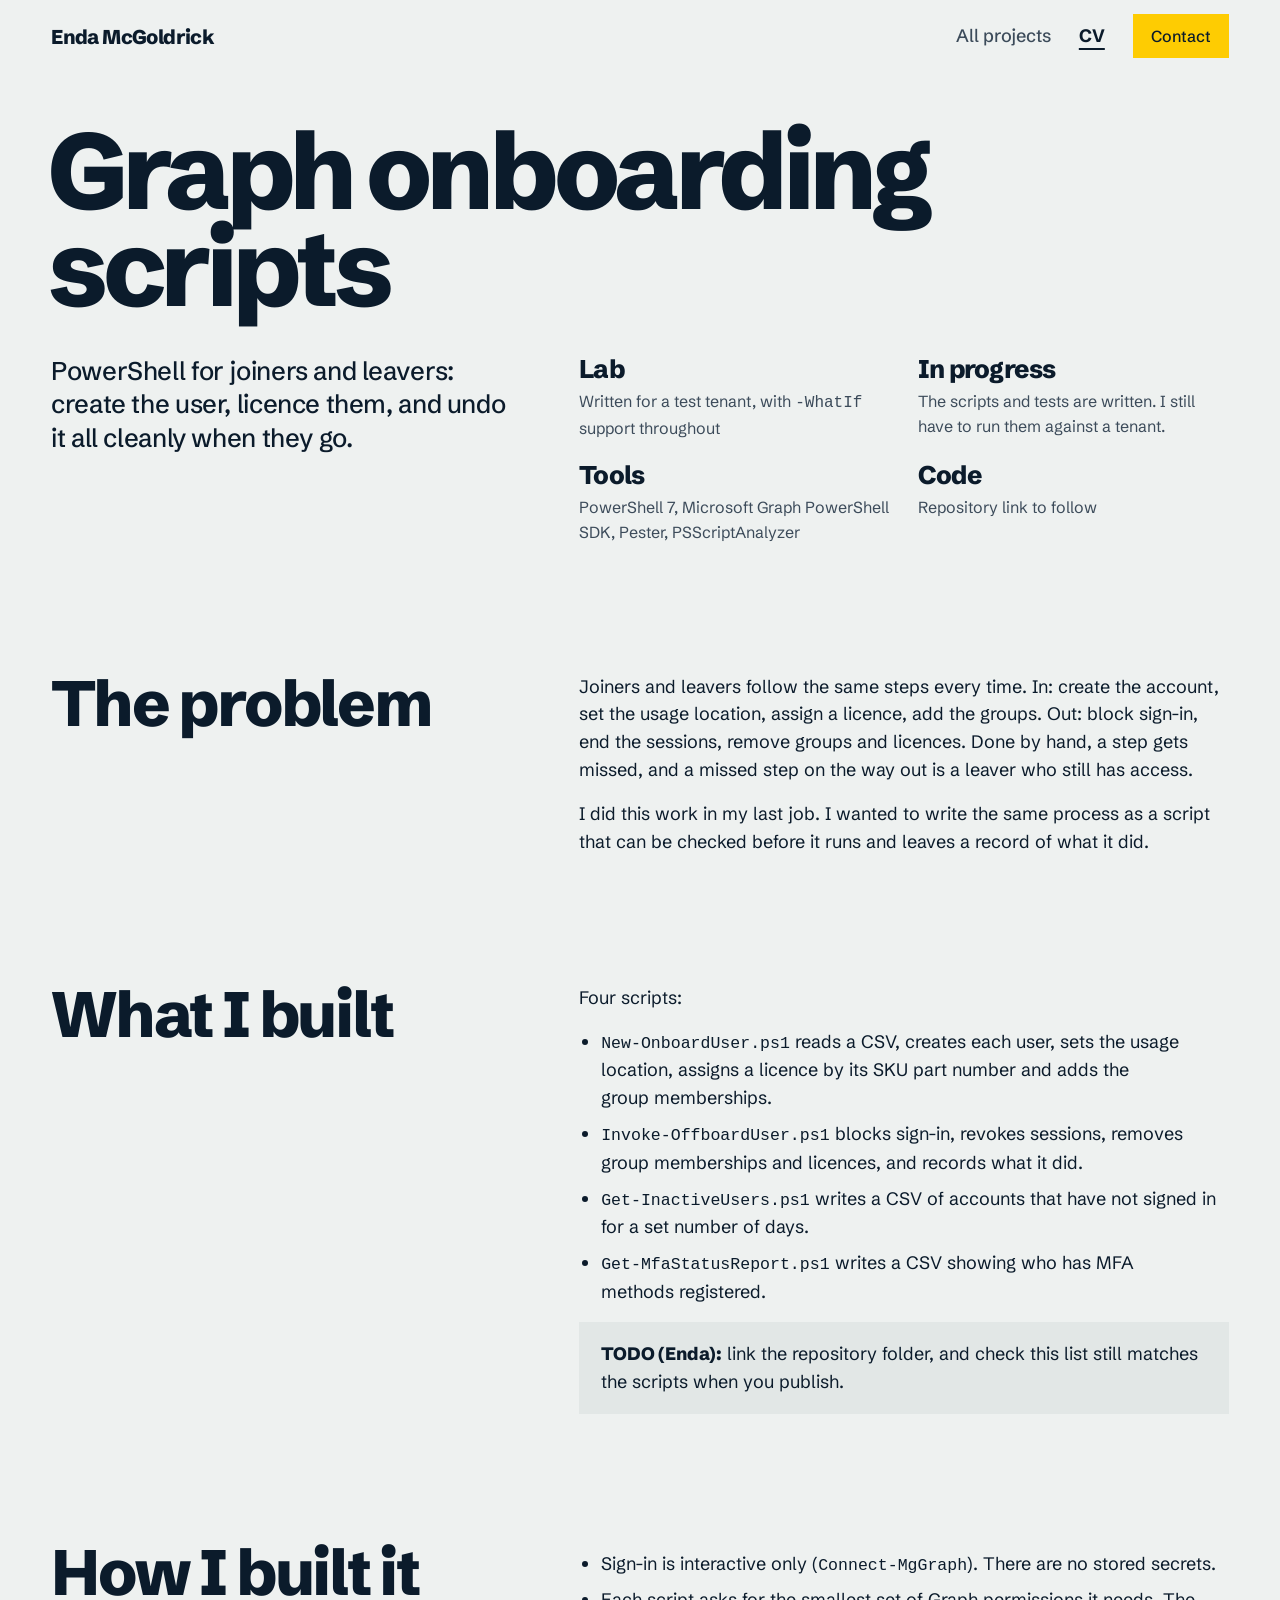
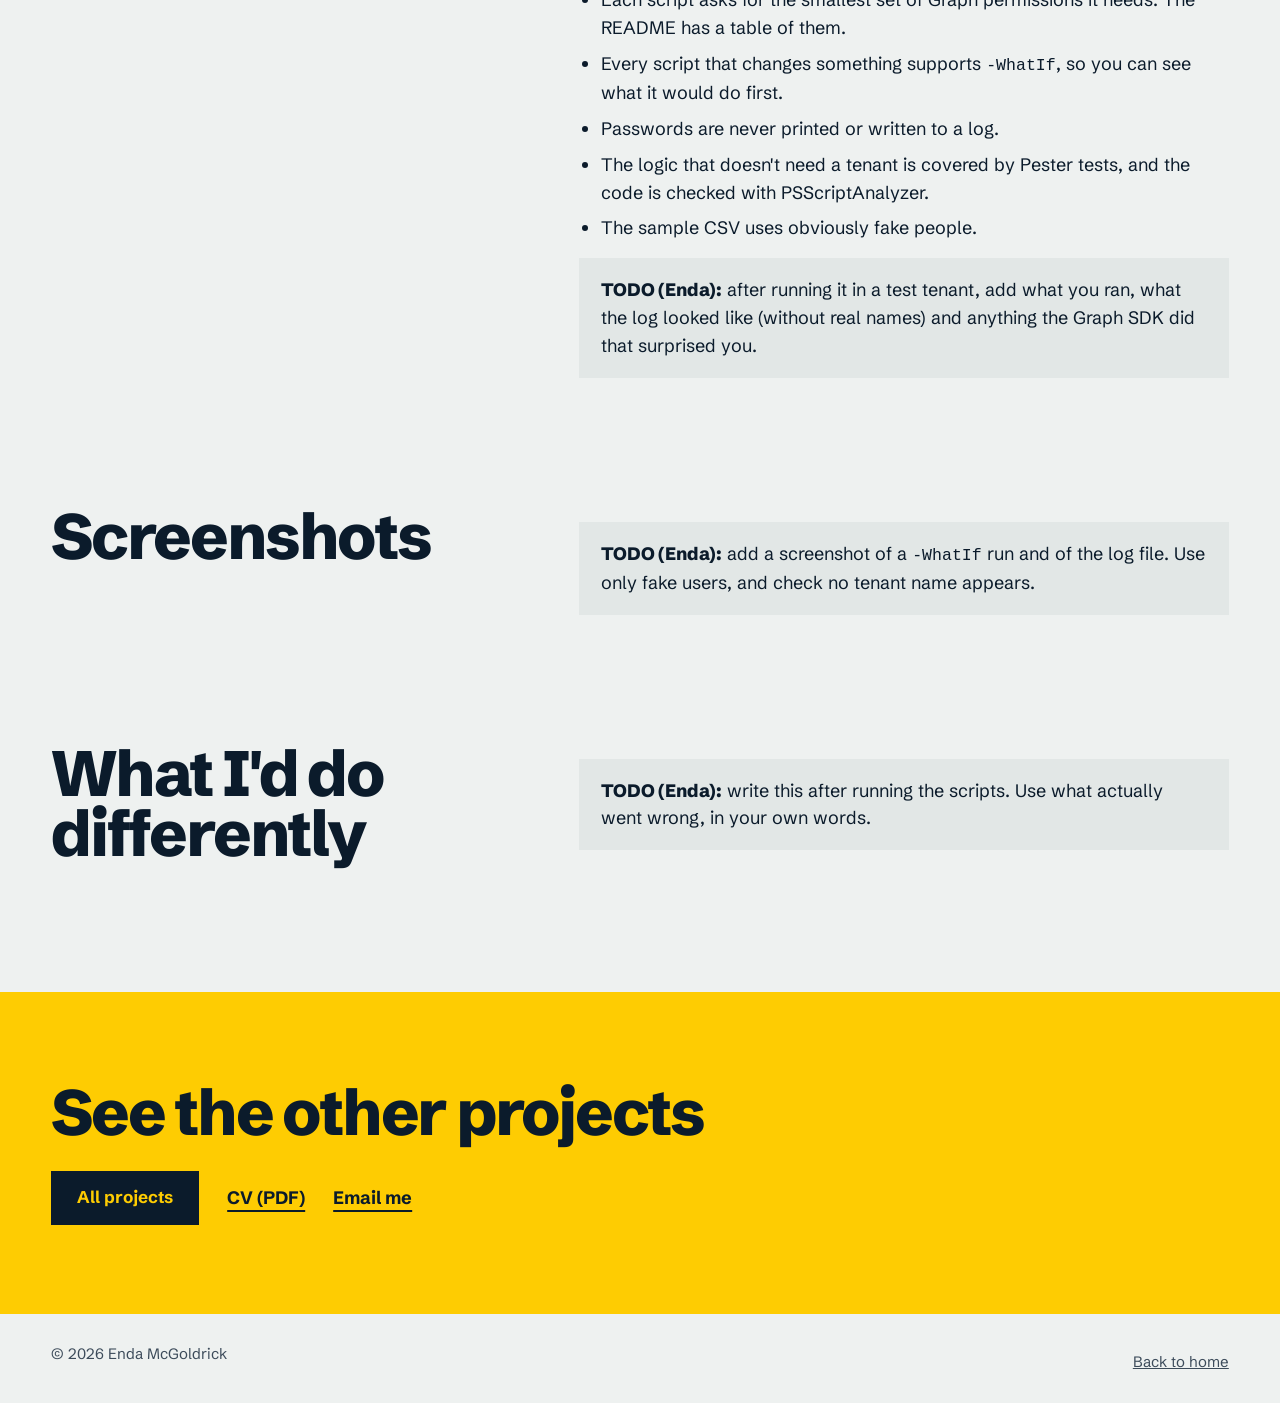
<file: projects/graph-onboarding.html>
<!doctype html>
<html lang="en-IE">
<head>
<meta charset="utf-8">
<meta name="viewport" content="width=device-width, initial-scale=1">
<title>Graph onboarding scripts · Enda McGoldrick</title>
<meta name="description" content="PowerShell scripts that create, licence and offboard Microsoft 365 users through Microsoft Graph, with -WhatIf, logging and tests.">
<link rel="canonical" href="https://endamcgoldrick.github.io/projects/graph-onboarding.html">
<link rel="icon" href="data:image/svg+xml,%3Csvg xmlns='http://www.w3.org/2000/svg' viewBox='0 0 32 32'%3E%3Crect width='32' height='32' fill='%230b1b2b'/%3E%3Ccircle cx='16' cy='16' r='7' fill='%23fecc02'/%3E%3C/svg%3E">
<link rel="preconnect" href="https://fonts.googleapis.com">
<link rel="preconnect" href="https://fonts.gstatic.com" crossorigin>
<link href="https://fonts.googleapis.com/css2?family=Schibsted+Grotesk:wght@400;500;700;800&display=swap" rel="stylesheet">
<link rel="stylesheet" href="case.css">
</head>
<body>
<a class="skip" href="#top">Skip to content</a>
<header class="bar">
  <div class="wrap">
    <a class="wordmark" href="../">Enda McGoldrick</a>
    <nav aria-label="Site">
      <a class="opt" href="../#projects">All projects</a>
      <a class="cv" href="../Enda-McGoldrick-CV.pdf" target="_blank" rel="noopener">CV</a>
      <a class="btn small" href="../#contact">Contact</a>
    </nav>
  </div>
</header>

<main id="top">
  <div class="top wrap">
    <h1>Graph onboarding scripts</h1>
    <div class="grid">
      <p class="lede">PowerShell for joiners and leavers: create the user, licence them, and undo it all cleanly when they go.</p>
      <dl class="meta">
        <div><dt>Lab</dt><dd>Written for a test tenant, with <code>-WhatIf</code> support throughout</dd></div>
        <div><dt>In progress</dt><dd>The scripts and tests are written. I still have to run them against a tenant.</dd></div>
        <div><dt>Tools</dt><dd>PowerShell 7, Microsoft Graph PowerShell SDK, Pester, PSScriptAnalyzer</dd></div>
        <div><dt>Code</dt><dd>Repository link to follow</dd></div>
      </dl>
    </div>
  </div>

  <section class="wrap" aria-labelledby="problem-h">
    <div class="head">
      <h2 id="problem-h">The problem</h2>
      <div class="prose">
        <p>Joiners and leavers follow the same steps every time. In: create the account, set the usage location, assign a licence, add the groups. Out: block sign-in, end the sessions, remove groups and licences. Done by hand, a step gets missed, and a missed step on the way out is a leaver who still has access.</p>
        <p>I did this work in my last job. I wanted to write the same process as a script that can be checked before it runs and leaves a record of what it did.</p>
      </div>
    </div>
  </section>

  <section class="wrap" aria-labelledby="built-h">
    <div class="head">
      <h2 id="built-h">What I built</h2>
      <div class="prose">
        <p>Four scripts:</p>
        <ul>
          <li><code>New-OnboardUser.ps1</code> reads a CSV, creates each user, sets the usage location, assigns a licence by its SKU part number and adds the group memberships.</li>
          <li><code>Invoke-OffboardUser.ps1</code> blocks sign-in, revokes sessions, removes group memberships and licences, and records what it did.</li>
          <li><code>Get-InactiveUsers.ps1</code> writes a CSV of accounts that have not signed in for a set number of days.</li>
          <li><code>Get-MfaStatusReport.ps1</code> writes a CSV showing who has MFA methods registered.</li>
        </ul>
        <div class="todo"><b>TODO (Enda):</b> link the repository folder, and check this list still matches the scripts when you publish.</div>
      </div>
    </div>
  </section>

  <section class="wrap" aria-labelledby="how-h">
    <div class="head">
      <h2 id="how-h">How I built it</h2>
      <div class="prose">
        <ul>
          <li>Sign-in is interactive only (<code>Connect-MgGraph</code>). There are no stored secrets.</li>
          <li>Each script asks for the smallest set of Graph permissions it needs. The README has a table of them.</li>
          <li>Every script that changes something supports <code>-WhatIf</code>, so you can see what it would do first.</li>
          <li>Passwords are never printed or written to a log.</li>
          <li>The logic that doesn't need a tenant is covered by Pester tests, and the code is checked with PSScriptAnalyzer.</li>
          <li>The sample CSV uses obviously fake people.</li>
        </ul>
        <div class="todo"><b>TODO (Enda):</b> after running it in a test tenant, add what you ran, what the log looked like (without real names) and anything the Graph SDK did that surprised you.</div>
      </div>
    </div>
  </section>

  <section class="wrap" aria-labelledby="shots-h">
    <div class="head">
      <h2 id="shots-h">Screenshots</h2>
      <div class="prose">
        <div class="todo"><b>TODO (Enda):</b> add a screenshot of a <code>-WhatIf</code> run and of the log file. Use only fake users, and check no tenant name appears.</div>
      </div>
    </div>
  </section>

  <section class="wrap" aria-labelledby="diff-h">
    <div class="head">
      <h2 id="diff-h">What I'd do differently</h2>
      <div class="prose">
        <div class="todo"><b>TODO (Enda):</b> write this after running the scripts. Use what actually went wrong, in your own words.</div>
      </div>
    </div>
  </section>

  <div class="next">
    <div class="wrap">
      <h2>See the other projects</h2>
      <div class="row">
        <a class="btn" href="../#projects">All projects</a>
        <a class="link" href="../Enda-McGoldrick-CV.pdf" target="_blank" rel="noopener">CV (PDF)</a>
        <a class="link" href="mailto:mcgoldrickenda@gmail.com?subject=Role%20enquiry">Email me</a>
      </div>
    </div>
  </div>
</main>

<footer>
  <div class="wrap">
    <div class="small"><span>© 2026 Enda McGoldrick</span><a href="../">Back to home</a></div>
  </div>
</footer>
</body>
</html>
</file>
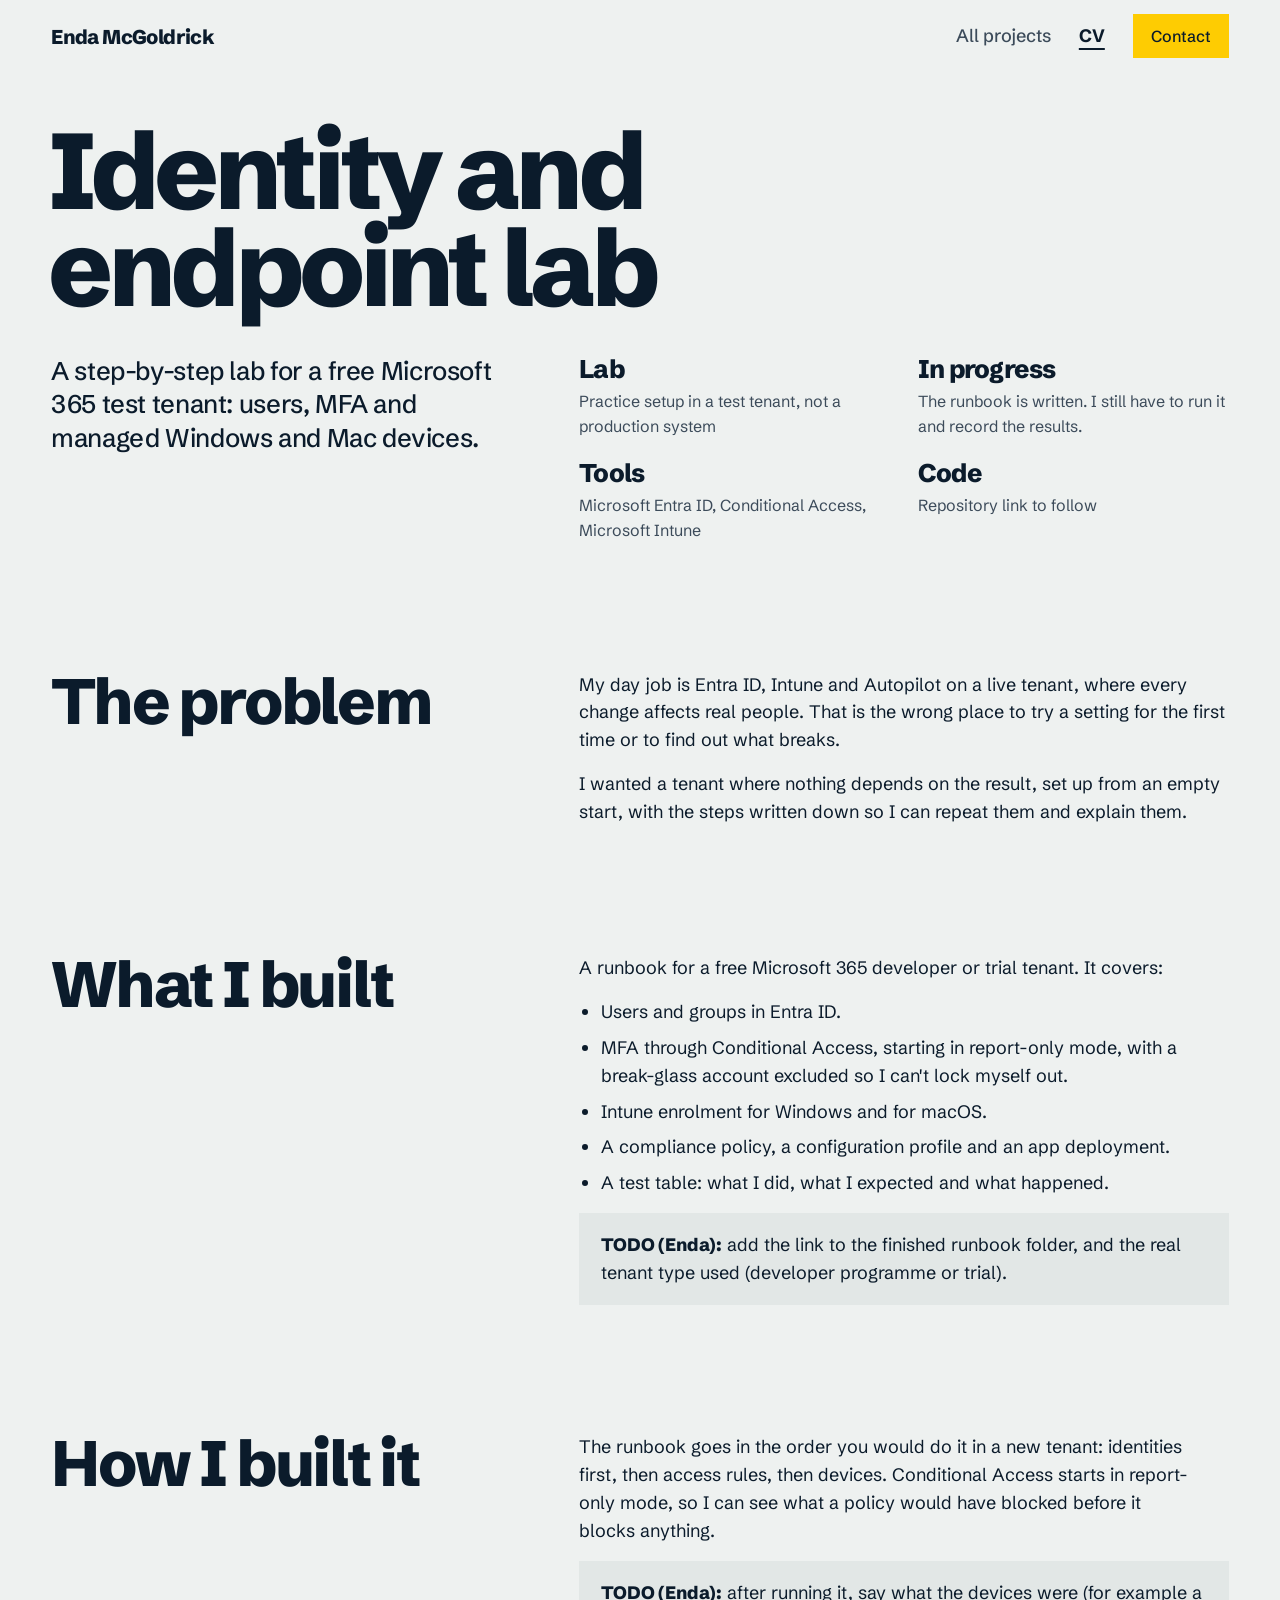
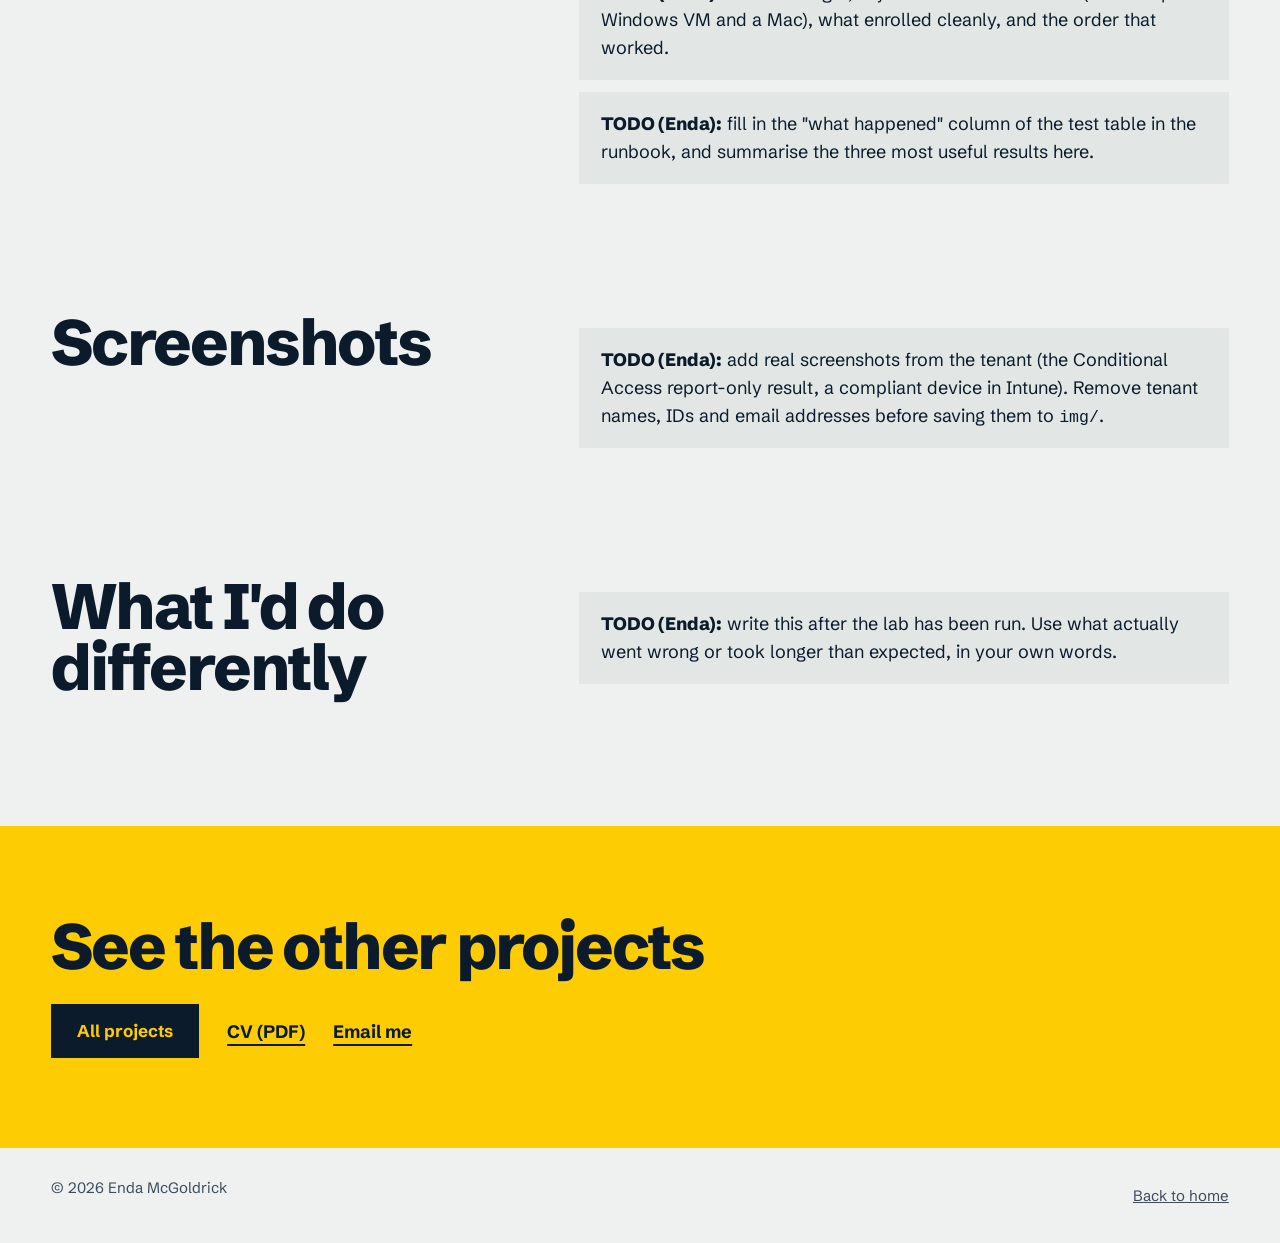
<file: projects/identity-endpoint-lab.html>
<!doctype html>
<html lang="en-IE">
<head>
<meta charset="utf-8">
<meta name="viewport" content="width=device-width, initial-scale=1">
<title>Identity and endpoint lab · Enda McGoldrick</title>
<meta name="description" content="A step-by-step lab for a free Microsoft 365 test tenant: Entra ID users and groups, MFA with Conditional Access, and Intune for Windows and macOS.">
<link rel="canonical" href="https://endamcgoldrick.github.io/projects/identity-endpoint-lab.html">
<link rel="icon" href="data:image/svg+xml,%3Csvg xmlns='http://www.w3.org/2000/svg' viewBox='0 0 32 32'%3E%3Crect width='32' height='32' fill='%230b1b2b'/%3E%3Ccircle cx='16' cy='16' r='7' fill='%23fecc02'/%3E%3C/svg%3E">
<link rel="preconnect" href="https://fonts.googleapis.com">
<link rel="preconnect" href="https://fonts.gstatic.com" crossorigin>
<link href="https://fonts.googleapis.com/css2?family=Schibsted+Grotesk:wght@400;500;700;800&display=swap" rel="stylesheet">
<link rel="stylesheet" href="case.css">
</head>
<body>
<a class="skip" href="#top">Skip to content</a>
<header class="bar">
  <div class="wrap">
    <a class="wordmark" href="../">Enda McGoldrick</a>
    <nav aria-label="Site">
      <a class="opt" href="../#projects">All projects</a>
      <a class="cv" href="../Enda-McGoldrick-CV.pdf" target="_blank" rel="noopener">CV</a>
      <a class="btn small" href="../#contact">Contact</a>
    </nav>
  </div>
</header>

<main id="top">
  <div class="top wrap">
    <h1>Identity and endpoint lab</h1>
    <div class="grid">
      <p class="lede">A step-by-step lab for a free Microsoft 365 test tenant: users, MFA and managed Windows and Mac devices.</p>
      <dl class="meta">
        <div><dt>Lab</dt><dd>Practice setup in a test tenant, not a production system</dd></div>
        <div><dt>In progress</dt><dd>The runbook is written. I still have to run it and record the results.</dd></div>
        <div><dt>Tools</dt><dd>Microsoft Entra ID, Conditional Access, Microsoft Intune</dd></div>
        <div><dt>Code</dt><dd>Repository link to follow</dd></div>
      </dl>
    </div>
  </div>

  <section class="wrap" aria-labelledby="problem-h">
    <div class="head">
      <h2 id="problem-h">The problem</h2>
      <div class="prose">
        <p>My day job is Entra ID, Intune and Autopilot on a live tenant, where every change affects real people. That is the wrong place to try a setting for the first time or to find out what breaks.</p>
        <p>I wanted a tenant where nothing depends on the result, set up from an empty start, with the steps written down so I can repeat them and explain them.</p>
      </div>
    </div>
  </section>

  <section class="wrap" aria-labelledby="built-h">
    <div class="head">
      <h2 id="built-h">What I built</h2>
      <div class="prose">
        <p>A runbook for a free Microsoft 365 developer or trial tenant. It covers:</p>
        <ul>
          <li>Users and groups in Entra ID.</li>
          <li>MFA through Conditional Access, starting in report-only mode, with a break-glass account excluded so I can't lock myself out.</li>
          <li>Intune enrolment for Windows and for macOS.</li>
          <li>A compliance policy, a configuration profile and an app deployment.</li>
          <li>A test table: what I did, what I expected and what happened.</li>
        </ul>
        <div class="todo"><b>TODO (Enda):</b> add the link to the finished runbook folder, and the real tenant type used (developer programme or trial).</div>
      </div>
    </div>
  </section>

  <section class="wrap" aria-labelledby="how-h">
    <div class="head">
      <h2 id="how-h">How I built it</h2>
      <div class="prose">
        <p>The runbook goes in the order you would do it in a new tenant: identities first, then access rules, then devices. Conditional Access starts in report-only mode, so I can see what a policy would have blocked before it blocks anything.</p>
        <div class="todo"><b>TODO (Enda):</b> after running it, say what the devices were (for example a Windows VM and a Mac), what enrolled cleanly, and the order that worked.</div>
        <div class="todo"><b>TODO (Enda):</b> fill in the "what happened" column of the test table in the runbook, and summarise the three most useful results here.</div>
      </div>
    </div>
  </section>

  <section class="wrap" aria-labelledby="shots-h">
    <div class="head">
      <h2 id="shots-h">Screenshots</h2>
      <div class="prose">
        <div class="todo"><b>TODO (Enda):</b> add real screenshots from the tenant (the Conditional Access report-only result, a compliant device in Intune). Remove tenant names, IDs and email addresses before saving them to <code>img/</code>.</div>
      </div>
    </div>
  </section>

  <section class="wrap" aria-labelledby="diff-h">
    <div class="head">
      <h2 id="diff-h">What I'd do differently</h2>
      <div class="prose">
        <div class="todo"><b>TODO (Enda):</b> write this after the lab has been run. Use what actually went wrong or took longer than expected, in your own words.</div>
      </div>
    </div>
  </section>

  <div class="next">
    <div class="wrap">
      <h2>See the other projects</h2>
      <div class="row">
        <a class="btn" href="../#projects">All projects</a>
        <a class="link" href="../Enda-McGoldrick-CV.pdf" target="_blank" rel="noopener">CV (PDF)</a>
        <a class="link" href="mailto:mcgoldrickenda@gmail.com?subject=Role%20enquiry">Email me</a>
      </div>
    </div>
  </div>
</main>

<footer>
  <div class="wrap">
    <div class="small"><span>© 2026 Enda McGoldrick</span><a href="../">Back to home</a></div>
  </div>
</footer>
</body>
</html>
</file>
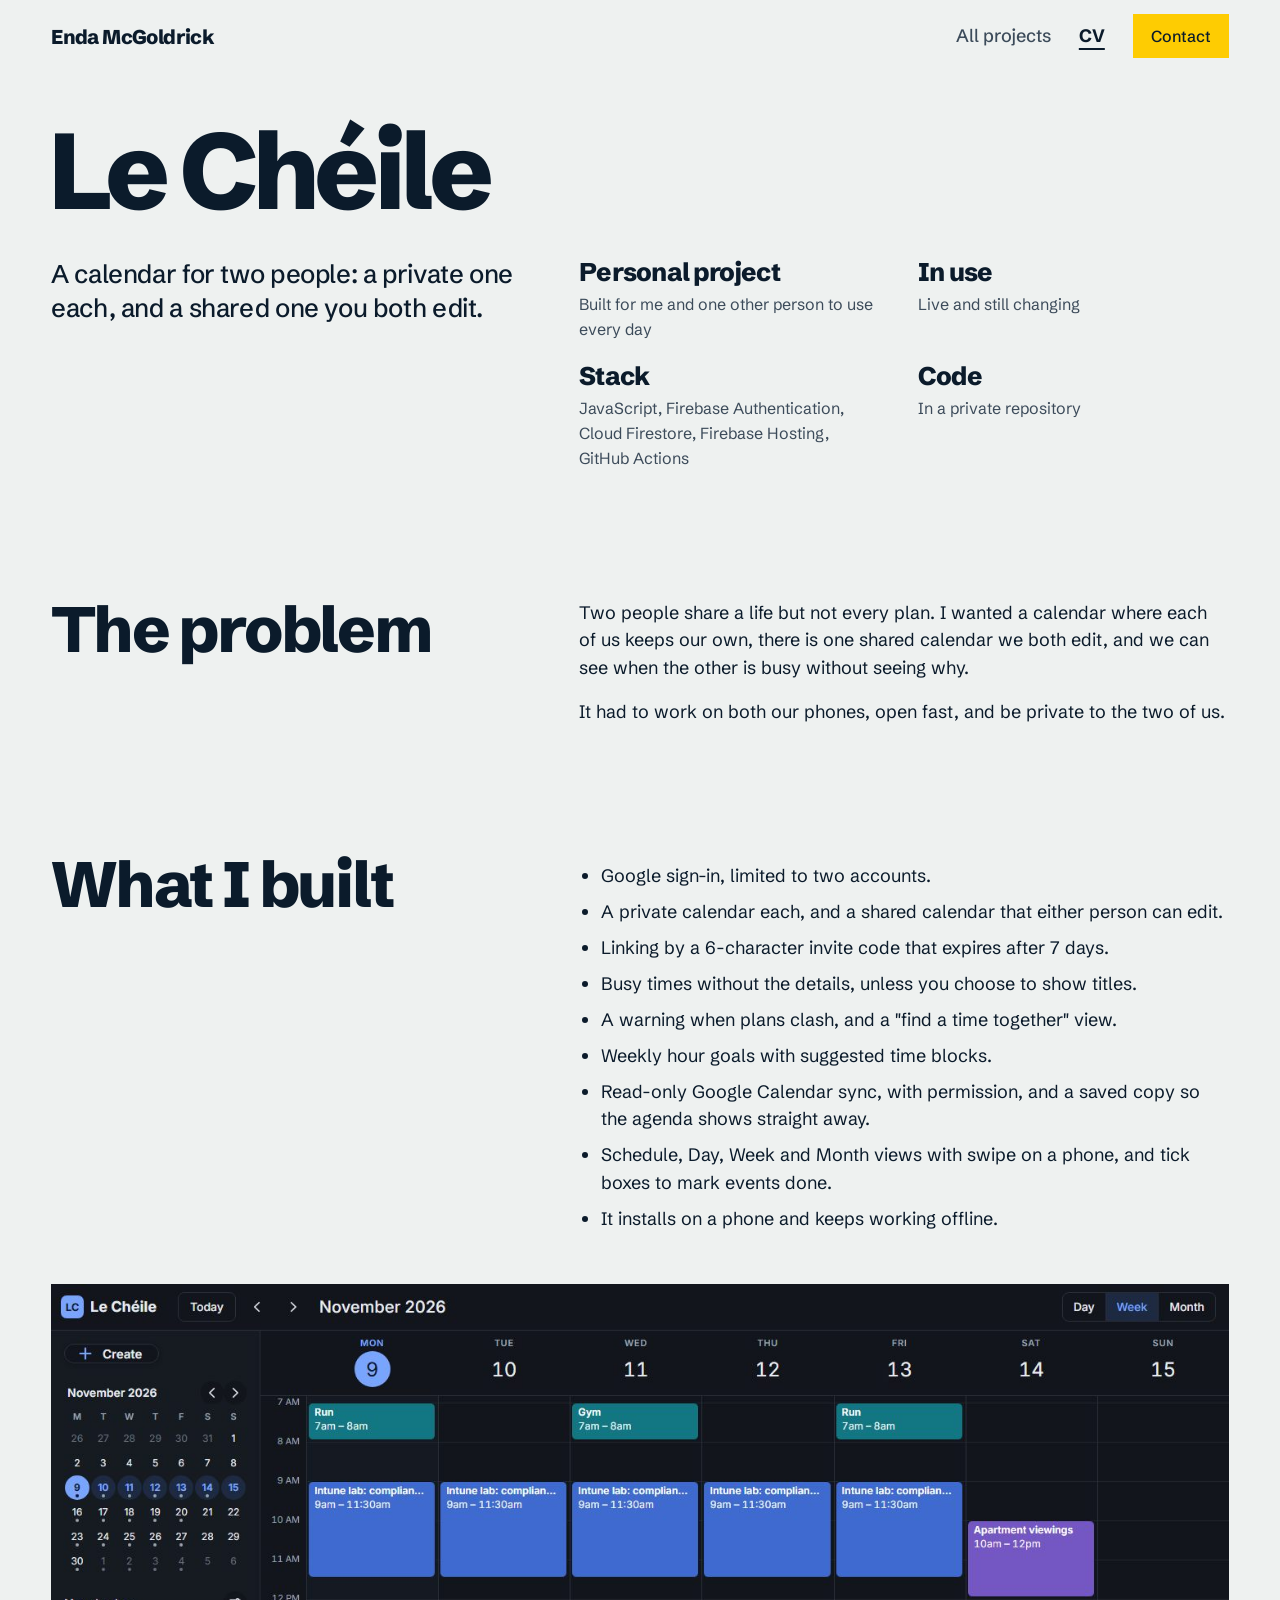
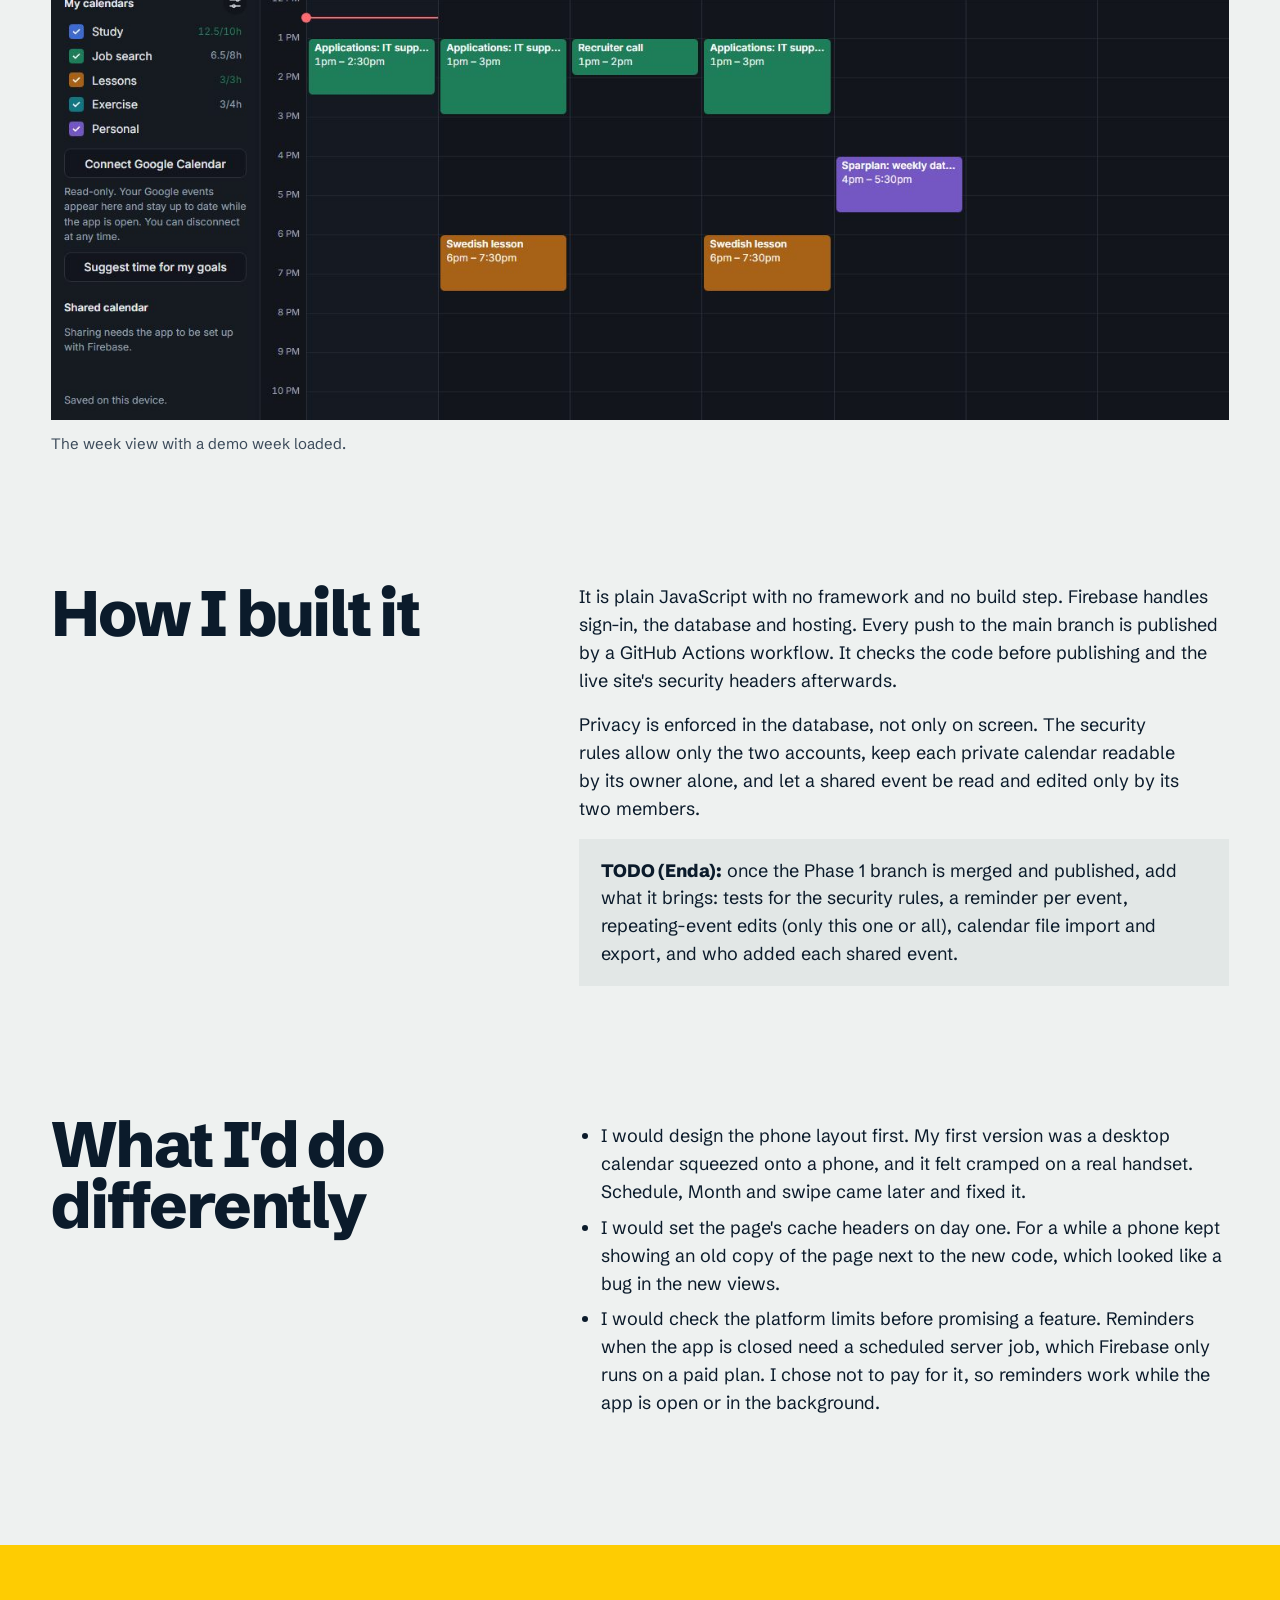
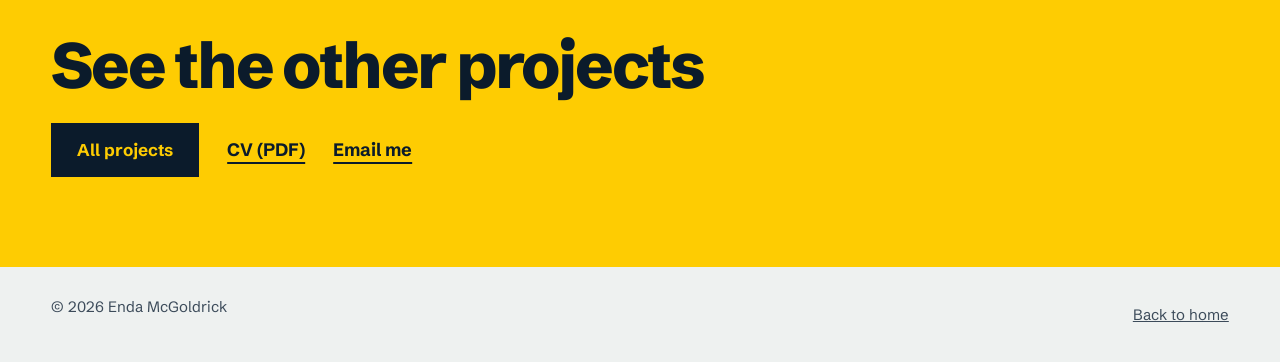
<file: projects/le-cheile.html>
<!doctype html>
<html lang="en-IE">
<head>
<meta charset="utf-8">
<meta name="viewport" content="width=device-width, initial-scale=1">
<title>Le Chéile · Enda McGoldrick</title>
<meta name="description" content="Le Chéile is a calendar for two people: a private calendar each and a shared one. Built on Firebase as an installable web app.">
<link rel="canonical" href="https://endamcgoldrick.github.io/projects/le-cheile.html">
<link rel="icon" href="data:image/svg+xml,%3Csvg xmlns='http://www.w3.org/2000/svg' viewBox='0 0 32 32'%3E%3Crect width='32' height='32' fill='%230b1b2b'/%3E%3Ccircle cx='16' cy='16' r='7' fill='%23fecc02'/%3E%3C/svg%3E">
<link rel="preconnect" href="https://fonts.googleapis.com">
<link rel="preconnect" href="https://fonts.gstatic.com" crossorigin>
<link href="https://fonts.googleapis.com/css2?family=Schibsted+Grotesk:wght@400;500;700;800&display=swap" rel="stylesheet">
<link rel="stylesheet" href="case.css">
</head>
<body>
<a class="skip" href="#top">Skip to content</a>
<header class="bar">
  <div class="wrap">
    <a class="wordmark" href="../">Enda McGoldrick</a>
    <nav aria-label="Site">
      <a class="opt" href="../#projects">All projects</a>
      <a class="cv" href="../Enda-McGoldrick-CV.pdf" target="_blank" rel="noopener">CV</a>
      <a class="btn small" href="../#contact">Contact</a>
    </nav>
  </div>
</header>

<main id="top">
  <div class="top wrap">
    <h1>Le Chéile</h1>
    <div class="grid">
      <p class="lede">A calendar for two people: a private one each, and a shared one you both edit.</p>
      <dl class="meta">
        <div><dt>Personal project</dt><dd>Built for me and one other person to use every day</dd></div>
        <div><dt>In use</dt><dd>Live and still changing</dd></div>
        <div><dt>Stack</dt><dd>JavaScript, Firebase Authentication, Cloud Firestore, Firebase Hosting, GitHub Actions</dd></div>
        <div><dt>Code</dt><dd>In a private repository</dd></div>
      </dl>
    </div>
  </div>

  <section class="wrap" aria-labelledby="problem-h">
    <div class="head">
      <h2 id="problem-h">The problem</h2>
      <div class="prose">
        <p>Two people share a life but not every plan. I wanted a calendar where each of us keeps our own, there is one shared calendar we both edit, and we can see when the other is busy without seeing why.</p>
        <p>It had to work on both our phones, open fast, and be private to the two of us.</p>
      </div>
    </div>
  </section>

  <section class="wrap" aria-labelledby="built-h">
    <div class="head">
      <h2 id="built-h">What I built</h2>
      <div class="prose">
        <ul>
          <li>Google sign-in, limited to two accounts.</li>
          <li>A private calendar each, and a shared calendar that either person can edit.</li>
          <li>Linking by a 6-character invite code that expires after 7 days.</li>
          <li>Busy times without the details, unless you choose to show titles.</li>
          <li>A warning when plans clash, and a "find a time together" view.</li>
          <li>Weekly hour goals with suggested time blocks.</li>
          <li>Read-only Google Calendar sync, with permission, and a saved copy so the agenda shows straight away.</li>
          <li>Schedule, Day, Week and Month views with swipe on a phone, and tick boxes to mark events done.</li>
          <li>It installs on a phone and keeps working offline.</li>
        </ul>
      </div>
    </div>
    <figure class="shot">
      <img src="../img/lecheile.jpg" width="1440" height="900" alt="Le Chéile week view with colour-coded calendars and weekly hour goals in the sidebar" loading="lazy">
      <figcaption>The week view with a demo week loaded.</figcaption>
    </figure>
  </section>

  <section class="wrap" aria-labelledby="how-h">
    <div class="head">
      <h2 id="how-h">How I built it</h2>
      <div class="prose">
        <p>It is plain JavaScript with no framework and no build step. Firebase handles sign-in, the database and hosting. Every push to the main branch is published by a GitHub Actions workflow. It checks the code before publishing and the live site's security headers afterwards.</p>
        <p>Privacy is enforced in the database, not only on screen. The security rules allow only the two accounts, keep each private calendar readable by its owner alone, and let a shared event be read and edited only by its two members.</p>
        <div class="todo"><b>TODO (Enda):</b> once the Phase 1 branch is merged and published, add what it brings: tests for the security rules, a reminder per event, repeating-event edits (only this one or all), calendar file import and export, and who added each shared event.</div>
      </div>
    </div>
  </section>

  <section class="wrap" aria-labelledby="diff-h">
    <div class="head">
      <h2 id="diff-h">What I'd do differently</h2>
      <div class="prose">
        <ul>
          <li>I would design the phone layout first. My first version was a desktop calendar squeezed onto a phone, and it felt cramped on a real handset. Schedule, Month and swipe came later and fixed it.</li>
          <li>I would set the page's cache headers on day one. For a while a phone kept showing an old copy of the page next to the new code, which looked like a bug in the new views.</li>
          <li>I would check the platform limits before promising a feature. Reminders when the app is closed need a scheduled server job, which Firebase only runs on a paid plan. I chose not to pay for it, so reminders work while the app is open or in the background.</li>
        </ul>
      </div>
    </div>
  </section>

  <div class="next">
    <div class="wrap">
      <h2>See the other projects</h2>
      <div class="row">
        <a class="btn" href="../#projects">All projects</a>
        <a class="link" href="../Enda-McGoldrick-CV.pdf" target="_blank" rel="noopener">CV (PDF)</a>
        <a class="link" href="mailto:mcgoldrickenda@gmail.com?subject=Role%20enquiry">Email me</a>
      </div>
    </div>
  </div>
</main>

<footer>
  <div class="wrap">
    <div class="small"><span>© 2026 Enda McGoldrick</span><a href="../">Back to home</a></div>
  </div>
</footer>
</body>
</html>
</file>
<file: projects/case.css>
/* Case study pages. Same tokens and type as the home page (see ../index.html), so the two read as one site. */
:root{
  --ground:#eef1f0; --step:#e2e7e6; --ink:#0b1b2b; --soft:#3c4b5a;
  --accent:#fecc02; --on-accent:#0b1b2b;
  --font:"Schibsted Grotesk",system-ui,-apple-system,"Segoe UI",sans-serif;
  --m:clamp(20px,4vw,56px); --gap:clamp(88px,10vw,150px);
  --ease:cubic-bezier(.2,.7,.2,1);
  color-scheme:light;
}
@media (prefers-color-scheme:dark){:root{--ground:#0f1720;--step:#16212c;--ink:#e8edf1;--soft:#a9b6c2;color-scheme:dark}}
*{box-sizing:border-box}
html{scroll-behavior:smooth;scroll-padding-top:80px;-webkit-text-size-adjust:100%}
body{margin:0;background:var(--ground);color:var(--ink);font:400 18px/1.55 var(--font);-webkit-font-smoothing:antialiased;overflow-x:clip}
h1,h2,h3,p,ul,ol,dl,dd,figure{margin:0}
h1,h2,h3{font-weight:800;letter-spacing:-.035em;line-height:.95;text-wrap:balance}
p,li,dd{text-wrap:pretty}
a{color:inherit}
img{display:block;max-width:100%;height:auto}
:focus-visible{outline:3px solid var(--accent);outline-offset:3px}
::selection{background:var(--accent);color:var(--on-accent)}
.wrap{padding-inline:var(--m);max-width:1480px;margin-inline:auto}

.skip{position:absolute;left:16px;top:-80px;z-index:30;background:var(--accent);color:var(--on-accent);padding:12px 18px;font-weight:700;text-decoration:none}
.skip:focus{top:12px}

.bar{position:sticky;top:0;z-index:20;background:var(--ground)}
.bar .wrap{display:flex;align-items:center;gap:28px;min-height:72px}
.wordmark{font-weight:800;font-size:20px;letter-spacing:-.03em;text-decoration:none;margin-right:auto}
.bar nav{display:flex;align-items:center;gap:28px}
.bar nav a{text-decoration:none;font-weight:500;color:var(--soft);transition:color .2s}
.bar nav a:hover{color:var(--ink)}
.bar nav .btn,.bar nav .btn:hover{color:var(--on-accent)}
.bar .cv{font-weight:700;color:var(--ink);text-decoration:underline;text-decoration-thickness:2px;text-underline-offset:6px}
@media (max-width:640px){.bar .wrap{gap:16px}.bar nav .opt{display:none}}

.btn{display:inline-flex;align-items:center;min-height:54px;padding:0 26px;font-weight:700;font-size:17px;text-decoration:none;
  background:var(--accent);color:var(--on-accent);transition:transform .2s var(--ease)}
.btn:hover{transform:translateY(-2px)}
.btn:active{transform:translateY(1px)}
.btn.small{min-height:44px;padding:0 18px;font-size:16px}
.link{font-weight:700;text-decoration:underline;text-decoration-thickness:2px;text-underline-offset:6px;transition:text-underline-offset .2s}
.link:hover{text-underline-offset:9px}

/* title */
.top{padding-top:clamp(24px,4vw,56px)}
.top h1{font-size:clamp(2.3rem,8.4vw,8rem);letter-spacing:-.05em;line-height:.9;margin-left:-.03em;max-width:17ch}
.top .grid{display:grid;grid-template-columns:minmax(0,5fr) minmax(0,7fr);gap:24px clamp(32px,5vw,80px);margin-top:clamp(28px,3vw,44px);align-items:start}
.top .lede{font-size:clamp(1.3rem,2vw,1.75rem);line-height:1.3;font-weight:500;letter-spacing:-.015em;max-width:34ch}
.top .meta{display:grid;grid-template-columns:1fr 1fr;gap:20px 28px}
.top .meta dt{font-weight:800;font-size:clamp(1.3rem,2vw,1.7rem);letter-spacing:-.03em;line-height:1.1}
.top .meta dd{margin-top:6px;font-size:16px;color:var(--soft)}
@media (max-width:900px){.top .grid{grid-template-columns:1fr}}

/* sections */
section{padding-top:var(--gap)}
.head{display:grid;grid-template-columns:minmax(0,5fr) minmax(0,7fr);gap:24px clamp(32px,5vw,80px);align-items:start}
.head h2{font-size:clamp(2.2rem,5vw,4.4rem)}
.prose{max-width:62ch}
.prose p + p,.prose ul + p,.prose p + ul{margin-top:16px}
.prose ul{padding-left:22px}
.prose li{margin-top:8px}
.prose code{font-family:ui-monospace,SFMono-Regular,Consolas,monospace;font-size:.92em}
@media (max-width:900px){.head{grid-template-columns:1fr}}

/* to be written by me: clearly marked, never mistaken for finished text */
.todo{background:var(--step);padding:18px 22px;margin-top:16px;max-width:62ch}
.todo b{font-weight:800}
.todo + .todo{margin-top:12px}

.shot{margin-top:clamp(32px,4vw,56px)}
.shot img{width:100%;background:#12161c}
.shot figcaption{margin-top:12px;font-size:15px;color:var(--soft)}

.next{margin-top:var(--gap);background:var(--accent);color:var(--on-accent);padding-block:clamp(56px,7vw,96px)}
.next h2{font-size:clamp(2.2rem,5vw,4.4rem);max-width:16ch}
.next .row{display:flex;flex-wrap:wrap;gap:16px 28px;align-items:center;margin-top:28px}
.next .btn{background:var(--on-accent);color:var(--accent)}
.next :focus-visible{outline-color:var(--on-accent)}

footer .small{display:flex;justify-content:space-between;flex-wrap:wrap;gap:12px;padding-block:28px;color:var(--soft);font-size:15px}
footer .small a{display:inline-block;padding-block:8px}
@media (prefers-reduced-motion:reduce){html{scroll-behavior:auto}.btn,.link{transition:none}}
</file>
